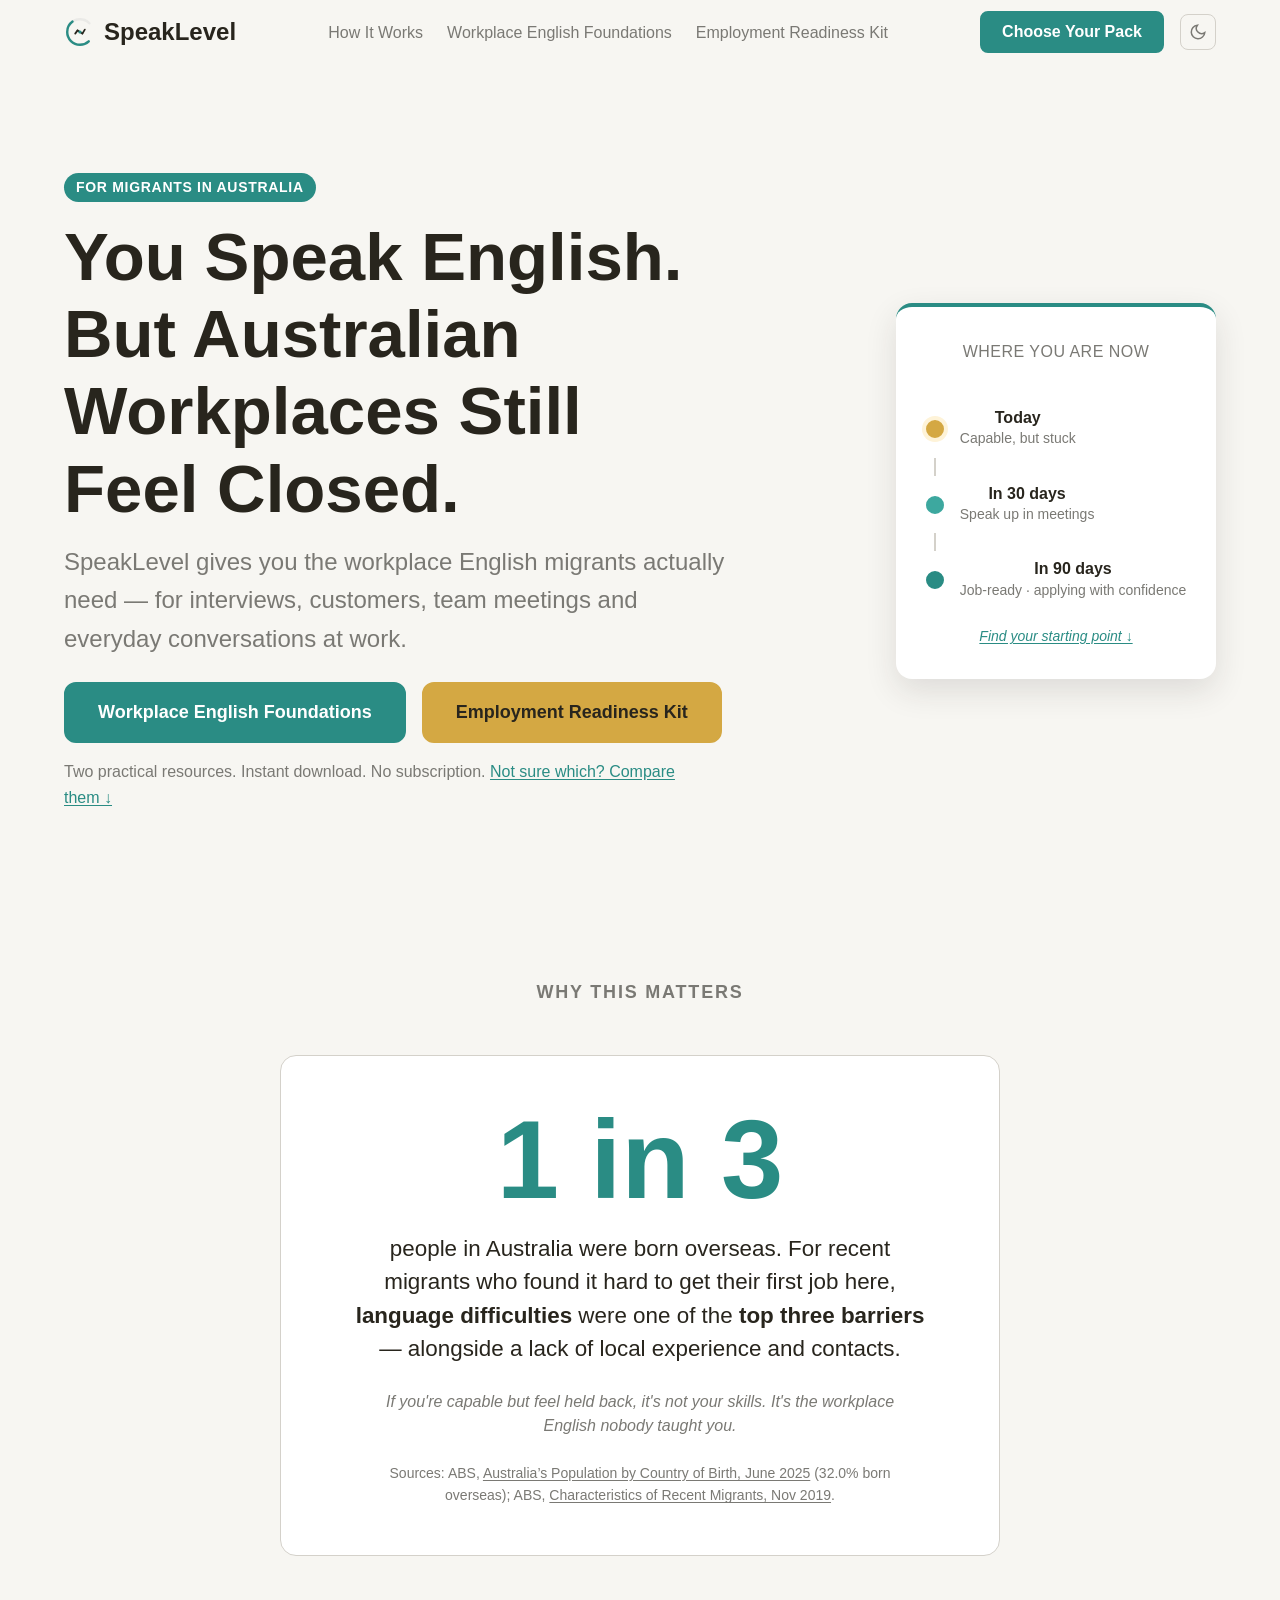
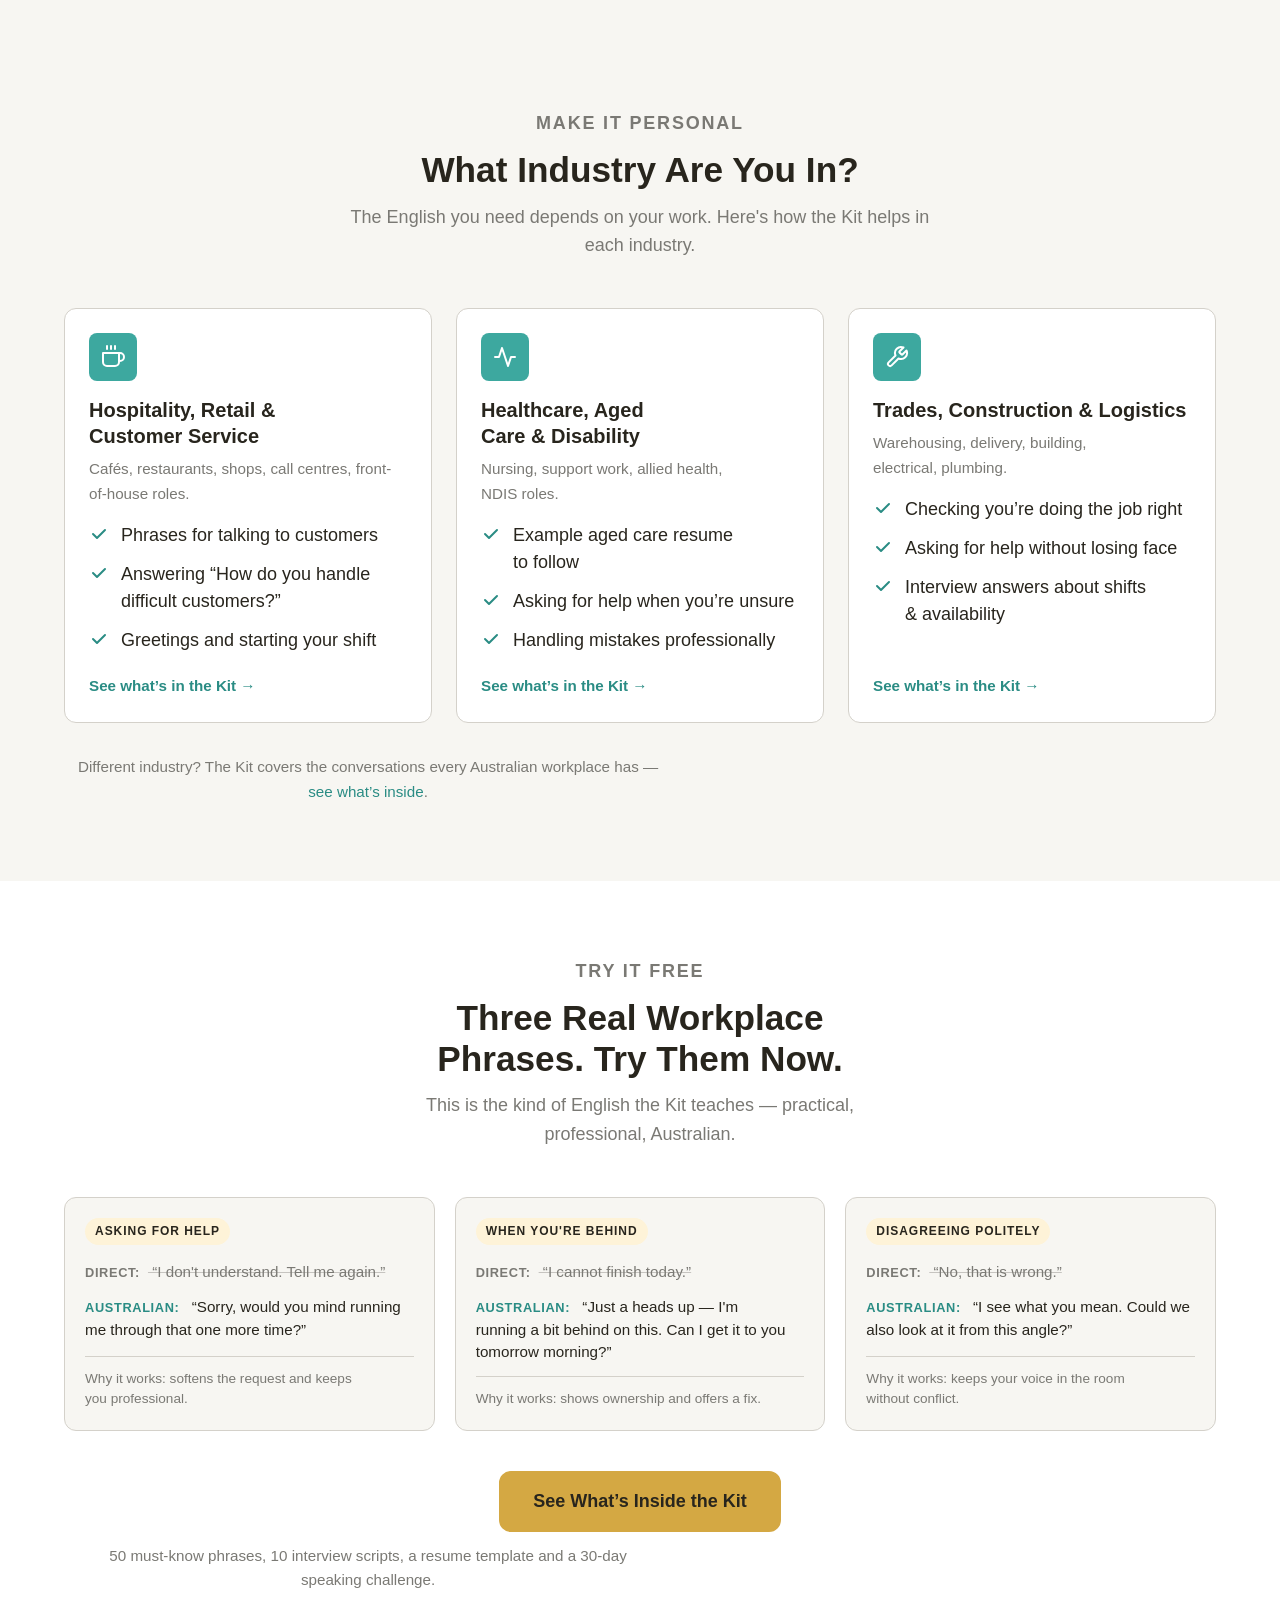
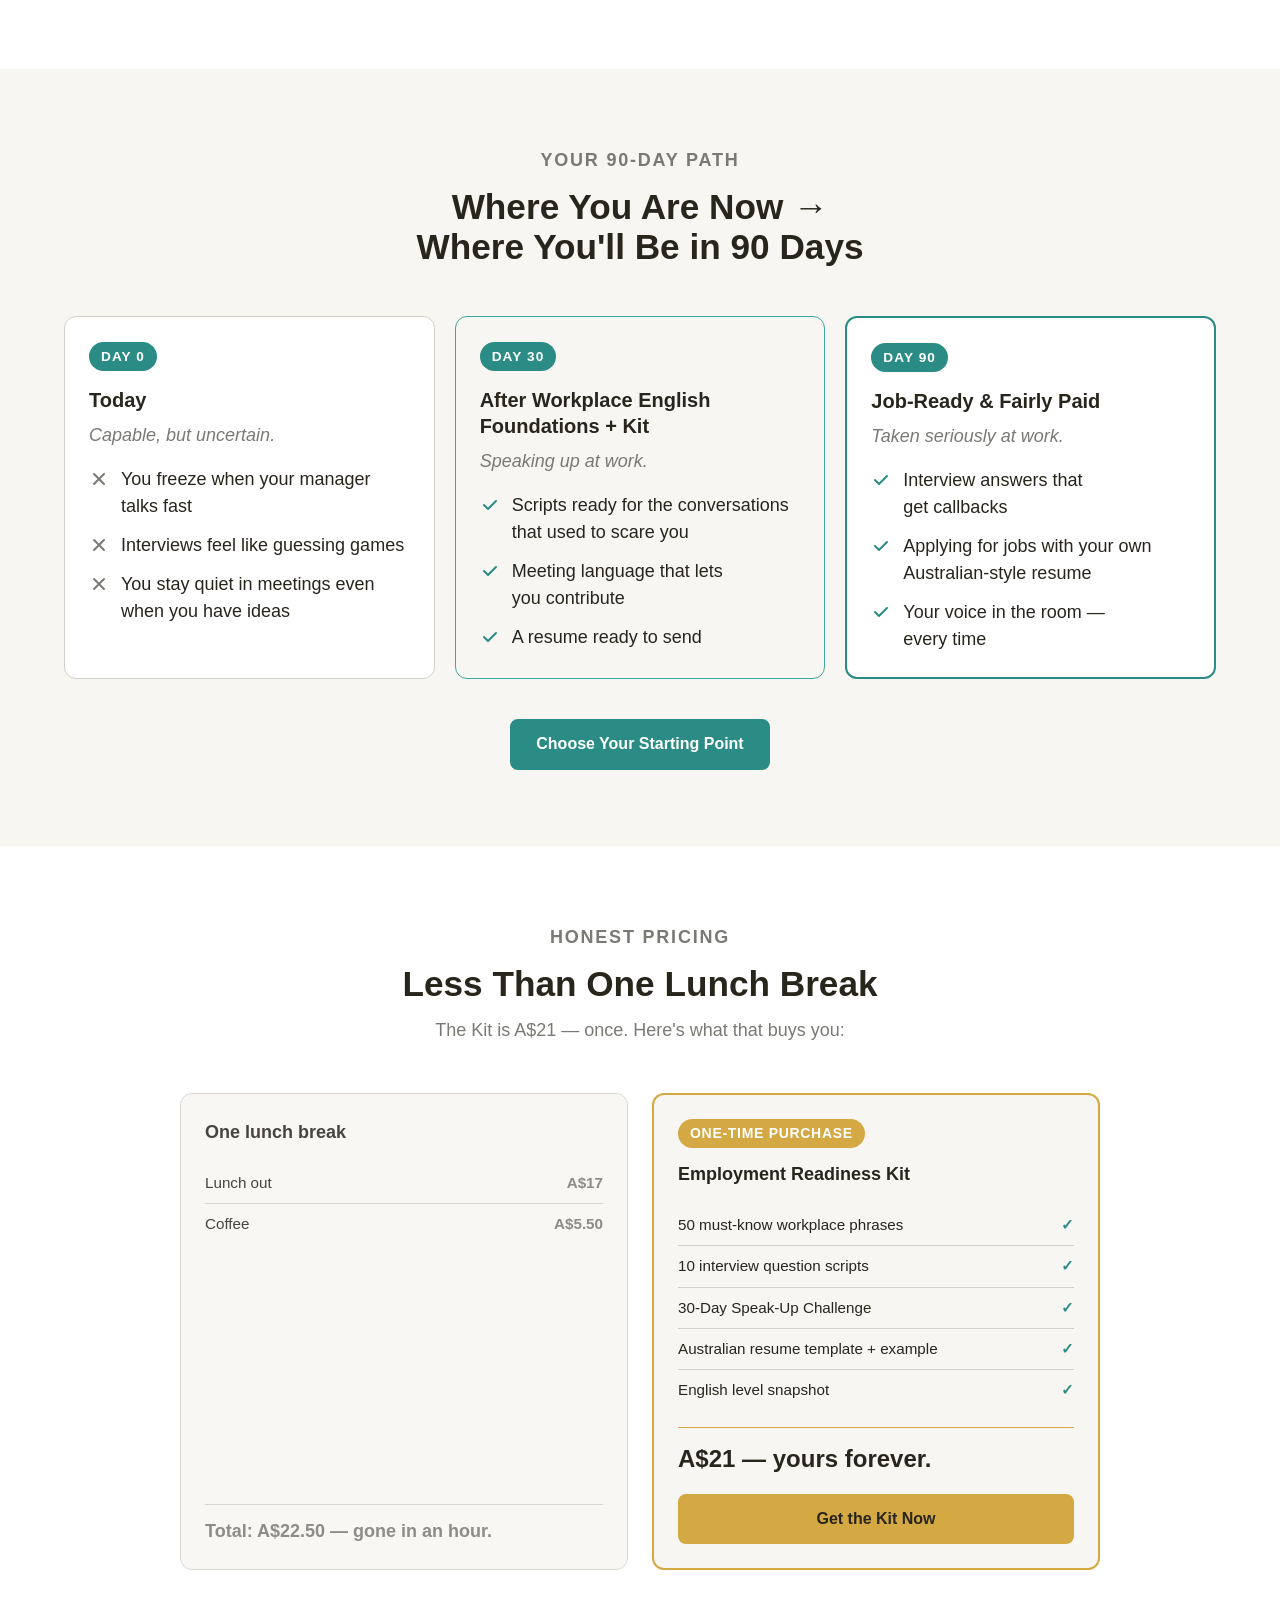
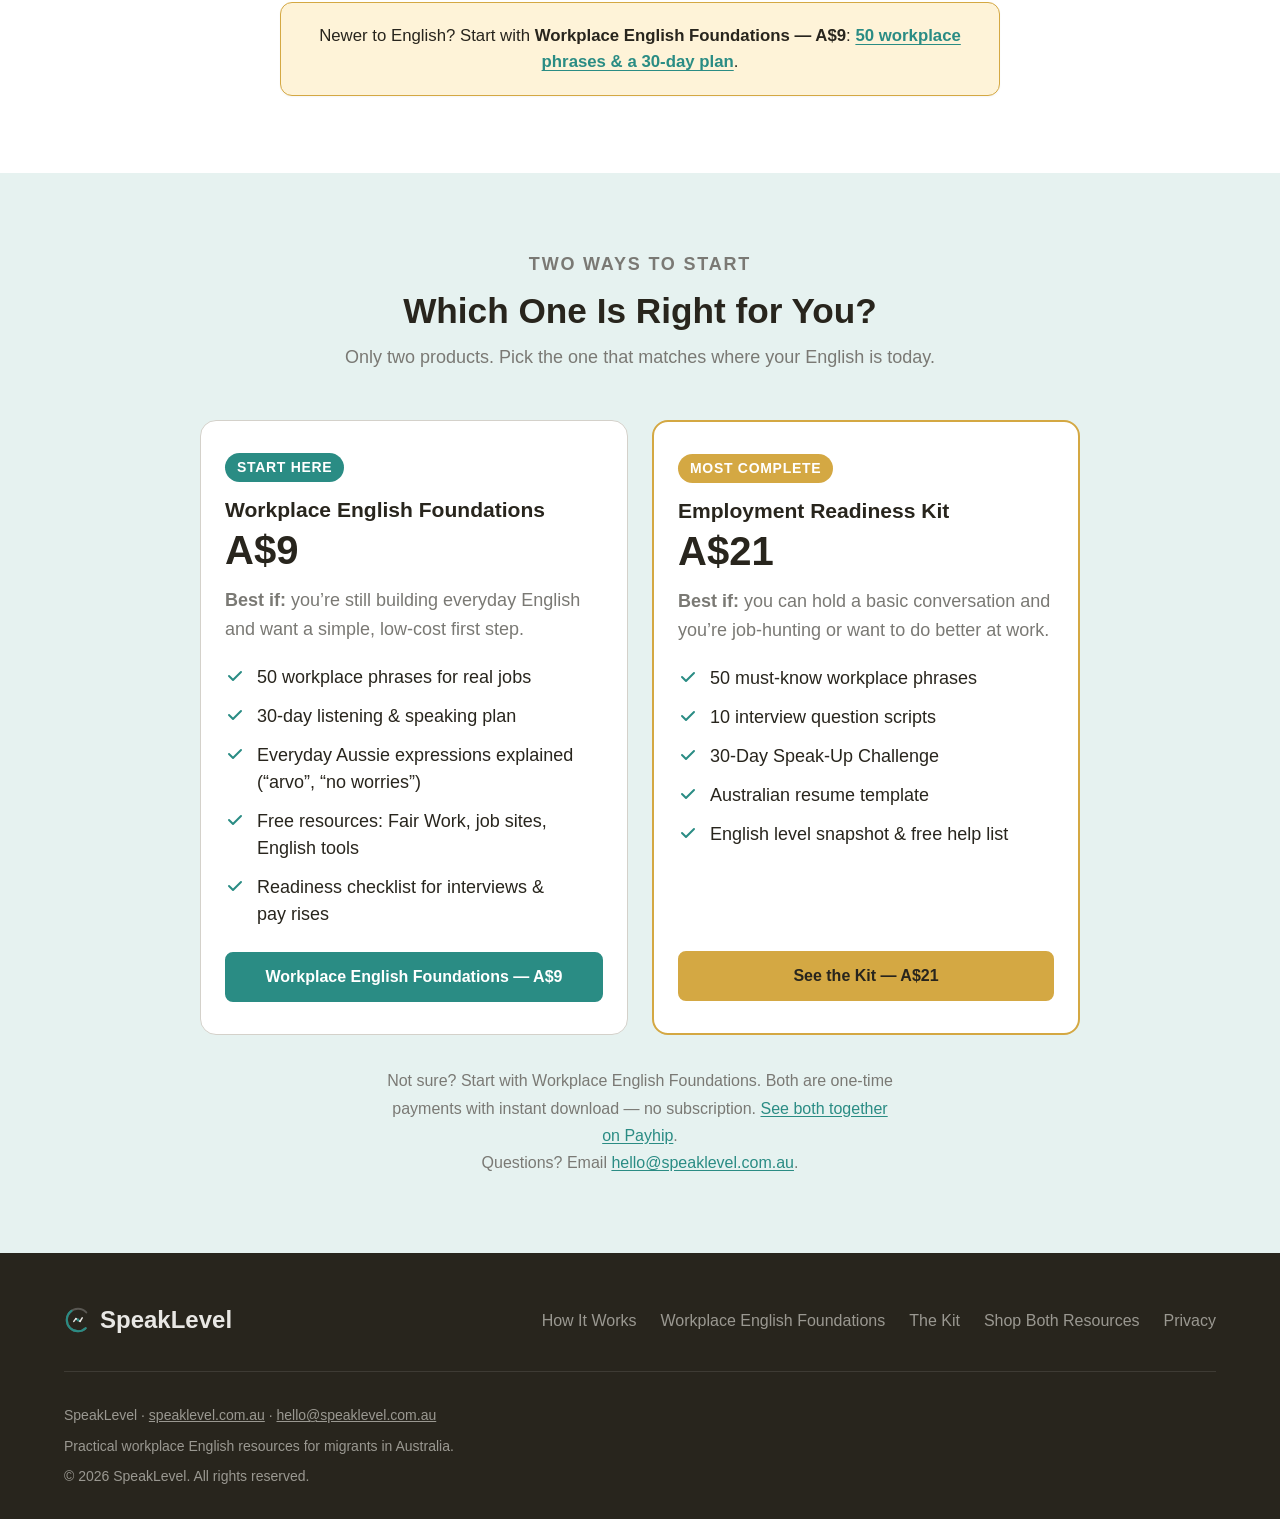
<file: index.html>
<!DOCTYPE html>
<html lang="en">
<head>
  <meta charset="UTF-8">
  <meta name="viewport" content="width=device-width, initial-scale=1.0">
  <title>SpeakLevel — Workplace English for Migrants in Australia</title>
  <meta name="description" content="SpeakLevel helps migrants in Australia get job-ready with workplace English — 50 must-know phrases, interview scripts, an Australian resume template and a 30-day speaking challenge.">
  <link rel="canonical" href="https://speaklevel.com.au/">
  <link rel="icon" href="./favicon.svg" type="image/svg+xml">
  <link rel="icon" href="./favicon-32.png" type="image/png" sizes="32x32">
  <link rel="apple-touch-icon" href="./apple-touch-icon.png">
  <meta name="theme-color" content="#2A8C84">
  <meta property="og:site_name" content="SpeakLevel">
  <meta property="og:locale" content="en_AU">
  <meta property="og:type" content="website">
  <meta property="og:title" content="SpeakLevel — Workplace English for Migrants in Australia">
  <meta property="og:description" content="Practical workplace English for migrants in Australia — phrases, interview scripts, an Australian resume template and a 30-day speaking challenge.">
  <meta property="og:url" content="https://speaklevel.com.au/">
  <meta property="og:image" content="https://speaklevel.com.au/og-image.png">
  <meta property="og:image:width" content="1200">
  <meta property="og:image:height" content="630">
  <meta property="og:image:alt" content="SpeakLevel — Workplace English for migrants in Australia">
  <meta name="twitter:card" content="summary_large_image">
  <meta name="twitter:title" content="SpeakLevel — Workplace English for Migrants in Australia">
  <meta name="twitter:description" content="Practical workplace English for migrants in Australia — phrases, interview scripts, an Australian resume template and a 30-day speaking challenge.">
  <meta name="twitter:image" content="https://speaklevel.com.au/og-image.png">
  <script>try{var t=localStorage.getItem("sl-theme");if(t==="dark"||t==="light")document.documentElement.setAttribute("data-theme",t)}catch(e){}</script>
  <link rel="stylesheet" href="https://api.fontshare.com/v2/css?f[]=cabinet-grotesk@500,700,800&f[]=satoshi@400,500,700&display=swap">
  <link rel="stylesheet" href="./style.css">
  <script type="application/ld+json">
  {
    "@context": "https://schema.org",
    "@type": "LocalBusiness",
    "name": "SpeakLevel",
    "url": "https://speaklevel.com.au",
    "email": "hello@speaklevel.com.au",
    "description": "Practical workplace English resources for migrants in Australia.",
    "areaServed": "Australia",
    "priceRange": "A$9–A$21"
  }
  </script>
</head>
<body>

  <!-- ===== NAV ===== -->
  <nav class="site-nav" aria-label="Main navigation">
    <div class="nav-inner">
      <a href="./index.html" class="nav-logo" aria-label="SpeakLevel home">
        <svg width="32" height="32" viewBox="0 0 40 40" fill="none" aria-hidden="true">
          <circle cx="20" cy="20" r="16" fill="none" stroke="var(--color-border-strong,#ccc)" stroke-width="3" stroke-dasharray="75 26" stroke-dashoffset="-13" stroke-linecap="round" opacity="0.3"/>
          <circle cx="20" cy="20" r="16" fill="none" stroke="var(--color-primary)" stroke-width="3" stroke-dasharray="52 49" stroke-dashoffset="-13" stroke-linecap="round"/>
          <line x1="14" y1="22" x2="17" y2="18" stroke="currentColor" stroke-width="2.2" stroke-linecap="round"/>
          <line x1="17" y1="18" x2="23" y2="22" stroke="currentColor" stroke-width="2.2" stroke-linecap="round"/>
          <line x1="23" y1="22" x2="26" y2="17" stroke="currentColor" stroke-width="2.2" stroke-linecap="round"/>
          <circle cx="20" cy="20" r="2" fill="var(--color-primary)"/>
        </svg>
        <span>SpeakLevel</span>
      </a>
      <ul class="nav-links" role="list">
        <li><a href="./index.html#how-it-works">How It Works</a></li>
        <li><a href="https://payhip.com/b/gx4bk" target="_blank" rel="noopener noreferrer">Workplace English Foundations</a></li>
        <li><a href="./kit.html">Employment Readiness Kit</a></li>
      </ul>
      <div class="nav-right">
        <a href="./index.html#choose" class="btn btn--primary btn--nav">Choose Your Pack</a>
        <button class="theme-toggle" data-theme-toggle aria-label="Switch to dark mode">
          <svg width="18" height="18" viewBox="0 0 24 24" fill="none" stroke="currentColor" stroke-width="2"><path d="M21 12.79A9 9 0 1 1 11.21 3 7 7 0 0 0 21 12.79z"/></svg>
        </button>
        <button class="hamburger" aria-label="Open menu" aria-expanded="false">
          <span></span><span></span><span></span>
        </button>
      </div>
    </div>
    <div class="mobile-menu" id="mobile-menu">
      <a href="./index.html#how-it-works">How It Works</a>
      <a href="https://payhip.com/b/gx4bk" target="_blank" rel="noopener noreferrer">Workplace English Foundations</a>
      <a href="./kit.html">Employment Readiness Kit</a>
      <a href="./index.html#choose">Which one is right for me?</a>
    </div>
  </nav>


  <main>

    <!-- ===== SECTION 1: HERO ===== -->
    <section class="hero section-padding">
      <div class="container">
        <div class="hero-grid">
          <div class="hero-text">
            <span class="chip chip--teal" style="margin-bottom:var(--space-4)">For Migrants in Australia</span>
            <h1>You Speak English. But Australian Workplaces Still Feel Closed.</h1>
            <p class="hero-sub">SpeakLevel gives you the workplace English migrants actually need — for interviews, customers, team meetings and everyday conversations at work.</p>
            <div class="hero-ctas">
              <a href="https://payhip.com/b/gx4bk" target="_blank" rel="noopener noreferrer" class="btn btn--primary btn--lg">Workplace English Foundations</a>
              <a href="./kit.html" class="btn btn--amber btn--lg">Employment Readiness Kit</a>
            </div>
            <p class="hero-small">Two practical resources. Instant download. No subscription. <a href="#choose">Not sure which? Compare them &darr;</a></p>
          </div>
          <div class="hero-visual">
            <div class="hero-gauge-card">
              <p class="hero-gauge-label">Where You Are Now</p>
              <div class="hero-journey">
                <div class="hero-journey-row">
                  <span class="hero-journey-dot hero-journey-dot--current"></span>
                  <div class="hero-journey-text">
                    <span class="hero-journey-title">Today</span>
                    <span class="hero-journey-sub">Capable, but stuck</span>
                  </div>
                </div>
                <div class="hero-journey-line"></div>
                <div class="hero-journey-row">
                  <span class="hero-journey-dot hero-journey-dot--mid"></span>
                  <div class="hero-journey-text">
                    <span class="hero-journey-title">In 30 days</span>
                    <span class="hero-journey-sub">Speak up in meetings</span>
                  </div>
                </div>
                <div class="hero-journey-line"></div>
                <div class="hero-journey-row">
                  <span class="hero-journey-dot hero-journey-dot--end"></span>
                  <div class="hero-journey-text">
                    <span class="hero-journey-title">In 90 days</span>
                    <span class="hero-journey-sub">Job-ready &middot; applying with confidence</span>
                  </div>
                </div>
              </div>
              <p class="hero-gauge-prompt"><a href="#choose">Find your starting point &darr;</a></p>
            </div>
          </div>
        </div>
      </div>
    </section>

    <!-- ===== SECTION 2: AHA STAT ===== -->
    <section class="aha-stat section-padding">
      <div class="container container--narrow">
        <div class="section-header">
          <p class="eyebrow">Why This Matters</p>
        </div>
        <div class="aha-card">
          <p class="aha-big">1 in 3</p>
          <p class="aha-text">people in Australia were born overseas. For recent migrants who found it hard to get their first job here, <strong>language difficulties</strong> were one of the <strong>top three barriers</strong> &mdash; alongside a lack of local experience and contacts.</p>
          <p class="aha-attrib">If you're capable but feel held back, it's not your skills. It's the workplace English nobody taught you.</p>
          <p class="aha-source">Sources: ABS, <a href="https://www.abs.gov.au/statistics/people/population/australias-population-country-birth/jun-2025" target="_blank" rel="noopener noreferrer">Australia&rsquo;s Population by Country of Birth, June 2025</a> (32.0% born overseas); ABS, <a href="https://www.abs.gov.au/statistics/people/people-and-communities/characteristics-recent-migrants/latest-release" target="_blank" rel="noopener noreferrer">Characteristics of Recent Migrants, Nov 2019</a>.</p>
        </div>
      </div>
    </section>

    <!-- ===== SECTION 3: REFLECTIVE QUESTION ===== -->
    <section id="industries" class="industries section-padding">
      <div class="container">
        <div class="section-header">
          <p class="eyebrow">Make It Personal</p>
          <h2>What Industry Are You In?</h2>
          <p>The English you need depends on your work. Here's how the Kit helps in each industry.</p>
        </div>
        <div class="industries-grid">

          <a href="./kit.html" class="industry-card">
            <div class="industry-icon" aria-hidden="true">
              <svg viewBox="0 0 24 24" fill="none" stroke="currentColor" stroke-width="2" stroke-linecap="round" stroke-linejoin="round"><path d="M18 8h1a4 4 0 010 8h-1"/><path d="M2 8h16v9a4 4 0 01-4 4H6a4 4 0 01-4-4V8z"/><line x1="6" y1="1" x2="6" y2="4"/><line x1="10" y1="1" x2="10" y2="4"/><line x1="14" y1="1" x2="14" y2="4"/></svg>
            </div>
            <h3>Hospitality, Retail &amp; Customer Service</h3>
            <p>Cafés, restaurants, shops, call centres, front-of-house roles.</p>
            <ul class="check-list" role="list">
              <li>Phrases for talking to customers</li>
              <li>Answering &ldquo;How do you handle difficult customers?&rdquo;</li>
              <li>Greetings and starting your shift</li>
            </ul>
            <span class="industry-cta">See what&rsquo;s in the Kit <span aria-hidden="true">&rarr;</span></span>
          </a>

          <a href="./kit.html" class="industry-card">
            <div class="industry-icon" aria-hidden="true">
              <svg viewBox="0 0 24 24" fill="none" stroke="currentColor" stroke-width="2" stroke-linecap="round" stroke-linejoin="round"><path d="M22 12h-4l-3 9L9 3l-3 9H2"/></svg>
            </div>
            <h3>Healthcare, Aged Care &amp; Disability</h3>
            <p>Nursing, support work, allied health, NDIS roles.</p>
            <ul class="check-list" role="list">
              <li>Example aged care resume to follow</li>
              <li>Asking for help when you&rsquo;re unsure</li>
              <li>Handling mistakes professionally</li>
            </ul>
            <span class="industry-cta">See what&rsquo;s in the Kit <span aria-hidden="true">&rarr;</span></span>
          </a>

          <a href="./kit.html" class="industry-card">
            <div class="industry-icon" aria-hidden="true">
              <svg viewBox="0 0 24 24" fill="none" stroke="currentColor" stroke-width="2" stroke-linecap="round" stroke-linejoin="round"><path d="M14.7 6.3a1 1 0 000 1.4l1.6 1.6a1 1 0 001.4 0l3.77-3.77a6 6 0 01-7.94 7.94l-6.91 6.91a2.12 2.12 0 01-3-3l6.91-6.91a6 6 0 017.94-7.94l-3.76 3.76z"/></svg>
            </div>
            <h3>Trades, Construction &amp; Logistics</h3>
            <p>Warehousing, delivery, building, electrical, plumbing.</p>
            <ul class="check-list" role="list">
              <li>Checking you&rsquo;re doing the job right</li>
              <li>Asking for help without losing face</li>
              <li>Interview answers about shifts &amp; availability</li>
            </ul>
            <span class="industry-cta">See what&rsquo;s in the Kit <span aria-hidden="true">&rarr;</span></span>
          </a>

        </div>
        <p class="industries-other">Different industry? The Kit covers the conversations every Australian workplace has &mdash; <a href="./kit.html">see what&rsquo;s inside</a>.</p>
      </div>
    </section>

    <!-- ===== SECTION 4: TRY THE PRODUCT ===== -->
    <section id="try" class="try-product section-padding">
      <div class="container">
        <div class="section-header">
          <p class="eyebrow">Try It Free</p>
          <h2>Three Real Workplace Phrases. Try Them Now.</h2>
          <p>This is the kind of English the Kit teaches — practical, professional, Australian.</p>
        </div>
        <div class="try-grid">

          <div class="try-card">
            <span class="try-tag">Asking for help</span>
            <p class="try-phrase-bad"><span class="try-label">Direct:</span> &ldquo;I don't understand. Tell me again.&rdquo;</p>
            <p class="try-phrase-good"><span class="try-label">Australian:</span> &ldquo;Sorry, would you mind running me through that one more time?&rdquo;</p>
            <p class="try-why">Why it works: softens the request and keeps you professional.</p>
          </div>

          <div class="try-card">
            <span class="try-tag">When you're behind</span>
            <p class="try-phrase-bad"><span class="try-label">Direct:</span> &ldquo;I cannot finish today.&rdquo;</p>
            <p class="try-phrase-good"><span class="try-label">Australian:</span> &ldquo;Just a heads up — I'm running a bit behind on this. Can I get it to you tomorrow morning?&rdquo;</p>
            <p class="try-why">Why it works: shows ownership and offers a fix.</p>
          </div>

          <div class="try-card">
            <span class="try-tag">Disagreeing politely</span>
            <p class="try-phrase-bad"><span class="try-label">Direct:</span> &ldquo;No, that is wrong.&rdquo;</p>
            <p class="try-phrase-good"><span class="try-label">Australian:</span> &ldquo;I see what you mean. Could we also look at it from this angle?&rdquo;</p>
            <p class="try-why">Why it works: keeps your voice in the room without conflict.</p>
          </div>

        </div>
        <div class="try-cta-row">
          <a href="./kit.html" class="btn btn--amber btn--lg">See What&rsquo;s Inside the Kit</a>
          <p class="try-cta-sub">50 must-know phrases, 10 interview scripts, a resume template and a 30-day speaking challenge.</p>
        </div>
      </div>
    </section>

    <!-- ===== SECTION 5: JOURNEY SUMMARY ===== -->
    <section id="how-it-works" class="journey section-padding">
      <div class="container">
        <div class="section-header">
          <p class="eyebrow">Your 90-Day Path</p>
          <h2>Where You Are Now &rarr; Where You'll Be in 90 Days</h2>
        </div>
        <div class="journey-grid">

          <div class="journey-stage">
            <span class="journey-stage-num">Day 0</span>
            <h3>Today</h3>
            <p class="journey-stage-mood">Capable, but uncertain.</p>
            <ul class="check-list check-list--grey" role="list">
              <li>You freeze when your manager talks fast</li>
              <li>Interviews feel like guessing games</li>
              <li>You stay quiet in meetings even when you have ideas</li>
            </ul>
          </div>

          <div class="journey-stage journey-stage--mid">
            <span class="journey-stage-num">Day 30</span>
            <h3>After Workplace English Foundations + Kit</h3>
            <p class="journey-stage-mood">Speaking up at work.</p>
            <ul class="check-list" role="list">
              <li>Scripts ready for the conversations that used to scare you</li>
              <li>Meeting language that lets you contribute</li>
              <li>A resume ready to send</li>
            </ul>
          </div>

          <div class="journey-stage journey-stage--end">
            <span class="journey-stage-num">Day 90</span>
            <h3>Job-Ready &amp; Fairly Paid</h3>
            <p class="journey-stage-mood">Taken seriously at work.</p>
            <ul class="check-list" role="list">
              <li>Interview answers that get callbacks</li>
              <li>Applying for jobs with your own Australian-style resume</li>
              <li>Your voice in the room — every time</li>
            </ul>
          </div>

        </div>
        <div style="text-align:center; margin-top:var(--space-10)">
          <a href="#choose" class="btn btn--primary">Choose Your Starting Point</a>
        </div>
      </div>
    </section>

    <!-- ===== SECTION 6: COST COMPARISON ===== -->
    <section class="cost-compare section-padding">
      <div class="container">
        <div class="section-header">
          <p class="eyebrow">Honest Pricing</p>
          <h2>Less Than One Lunch Break</h2>
          <p>The Kit is A$21 — once. Here's what that buys you:</p>
        </div>
        <div class="cost-grid">

          <div class="cost-card cost-card--muted">
            <p class="cost-label">One lunch break</p>
            <ul class="cost-list" role="list">
              <li><span class="cost-item">Lunch out</span><span class="cost-amount">A$17</span></li>
              <li><span class="cost-item">Coffee</span><span class="cost-amount">A$5.50</span></li>
            </ul>
            <p class="cost-total">Total: A$22.50 — gone in an hour.</p>
          </div>

          <div class="cost-card cost-card--featured">
            <span class="chip chip--amber">One-Time Purchase</span>
            <p class="cost-label">Employment Readiness Kit</p>
            <ul class="cost-list" role="list">
              <li><span class="cost-item">50 must-know workplace phrases</span><span class="cost-check">&#10003;</span></li>
              <li><span class="cost-item">10 interview question scripts</span><span class="cost-check">&#10003;</span></li>
              <li><span class="cost-item">30-Day Speak-Up Challenge</span><span class="cost-check">&#10003;</span></li>
              <li><span class="cost-item">Australian resume template + example</span><span class="cost-check">&#10003;</span></li>
              <li><span class="cost-item">English level snapshot</span><span class="cost-check">&#10003;</span></li>
            </ul>
            <p class="cost-total cost-total--featured">A$21 — yours forever.</p>
            <a href="./kit.html" class="btn btn--amber btn--full">Get the Kit Now</a>
          </div>

        </div>
        <div class="cost-foot-card">
          <p class="cost-foot-text">Newer to English? Start with <strong>Workplace English Foundations &mdash; A$9</strong>: <a href="https://payhip.com/b/gx4bk" target="_blank" rel="noopener noreferrer">50 workplace phrases &amp; a 30-day plan</a>.</p>
        </div>
      </div>
    </section>

    <!-- ===== SECTION 7: WHICH ONE IS RIGHT FOR ME? ===== -->
    <section id="choose" class="choose section-padding">
      <div class="container">
        <div class="section-header">
          <p class="eyebrow">Two Ways to Start</p>
          <h2>Which One Is Right for You?</h2>
          <p>Only two products. Pick the one that matches where your English is today.</p>
        </div>

        <div class="choose-grid">

          <div class="choose-card">
            <span class="chip chip--teal">Start here</span>
            <h3>Workplace English Foundations</h3>
            <p class="choose-price">A$9</p>
            <p class="choose-for"><strong>Best if:</strong> you&rsquo;re still building everyday English and want a simple, low-cost first step.</p>
            <ul class="check-list" role="list">
              <li>50 workplace phrases for real jobs</li>
              <li>30-day listening &amp; speaking plan</li>
              <li>Everyday Aussie expressions explained (&ldquo;arvo&rdquo;, &ldquo;no worries&rdquo;)</li>
              <li>Free resources: Fair Work, job sites, English tools</li>
              <li>Readiness checklist for interviews &amp; pay rises</li>
            </ul>
            <a href="https://payhip.com/b/gx4bk" target="_blank" rel="noopener noreferrer" class="btn btn--primary btn--full">Workplace English Foundations&nbsp;&mdash;&nbsp;A$9</a>
          </div>

          <div class="choose-card choose-card--featured">
            <span class="chip chip--amber">Most complete</span>
            <h3>Employment Readiness Kit</h3>
            <p class="choose-price">A$21</p>
            <p class="choose-for"><strong>Best if:</strong> you can hold a basic conversation and you&rsquo;re job-hunting or want to do better at work.</p>
            <ul class="check-list" role="list">
              <li>50 must-know workplace phrases</li>
              <li>10 interview question scripts</li>
              <li>30-Day Speak-Up Challenge</li>
              <li>Australian resume template</li>
              <li>English level snapshot &amp; free help list</li>
            </ul>
            <a href="./kit.html" class="btn btn--amber btn--full">See the Kit — A$21</a>
          </div>

        </div>

        <p class="choose-foot">Not sure? Start with Workplace English Foundations. Both are one-time payments with instant download &mdash; no subscription. <a href="https://payhip.com/SpeakLevel/collection/job-ready-english" target="_blank" rel="noopener noreferrer">See both together on Payhip</a>.<br>Questions? Email <a href="mailto:hello@speaklevel.com.au">hello@speaklevel.com.au</a>.</p>
      </div>
    </section>

  </main>

  <!-- ===== FOOTER ===== -->
  <footer class="site-footer">
    <div class="container">
      <div class="footer-top">
        <a href="./index.html" class="footer-logo" aria-label="SpeakLevel home">
          <svg width="28" height="28" viewBox="0 0 40 40" fill="none" aria-hidden="true">
          <circle cx="20" cy="20" r="16" fill="none" stroke="var(--color-border-strong,#ccc)" stroke-width="3" stroke-dasharray="75 26" stroke-dashoffset="-13" stroke-linecap="round" opacity="0.3"/>
          <circle cx="20" cy="20" r="16" fill="none" stroke="var(--color-primary)" stroke-width="3" stroke-dasharray="52 49" stroke-dashoffset="-13" stroke-linecap="round"/>
          <line x1="14" y1="22" x2="17" y2="18" stroke="currentColor" stroke-width="2.2" stroke-linecap="round"/>
          <line x1="17" y1="18" x2="23" y2="22" stroke="currentColor" stroke-width="2.2" stroke-linecap="round"/>
          <line x1="23" y1="22" x2="26" y2="17" stroke="currentColor" stroke-width="2.2" stroke-linecap="round"/>
          <circle cx="20" cy="20" r="2" fill="var(--color-primary)"/>
        </svg>
          <span>SpeakLevel</span>
        </a>
        <ul class="footer-links" role="list">
          <li><a href="./index.html#how-it-works">How It Works</a></li>
          <li><a href="https://payhip.com/b/gx4bk" target="_blank" rel="noopener noreferrer">Workplace English Foundations</a></li>
          <li><a href="./kit.html">The Kit</a></li>
          <li><a href="https://payhip.com/SpeakLevel/collection/job-ready-english" target="_blank" rel="noopener noreferrer">Shop Both Resources</a></li>
          <li><a href="./privacy.html">Privacy</a></li>
        </ul>
      </div>
      <div class="footer-bottom">
        <p>SpeakLevel &middot; <a href="https://speaklevel.com.au" target="_blank" rel="noopener noreferrer">speaklevel.com.au</a> &middot; <a href="mailto:hello@speaklevel.com.au">hello@speaklevel.com.au</a></p>
        <p>Practical workplace English resources for migrants in Australia.</p>
        <p>&copy; 2026 SpeakLevel. All rights reserved.</p>
      </div>
    </div>
  </footer>

  <script src="./app.js" defer></script>
</body>
</html>
</file>
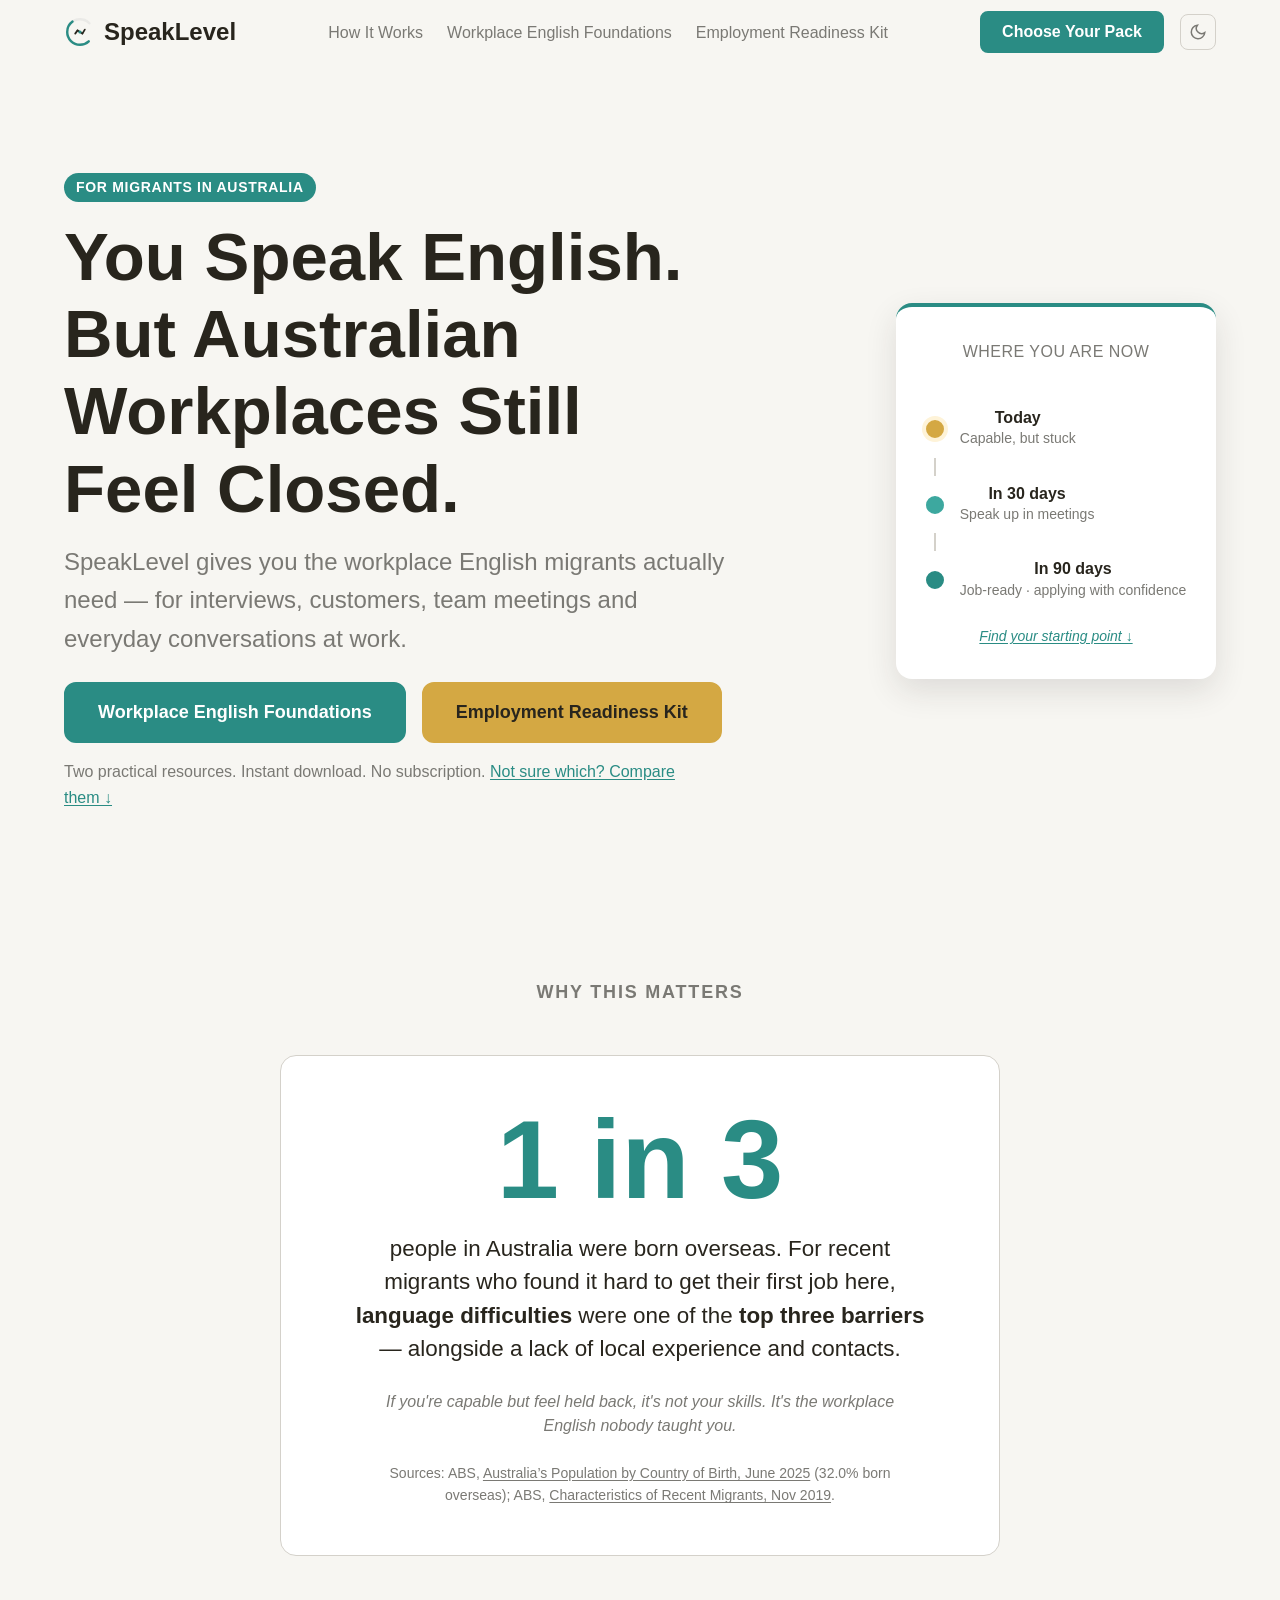
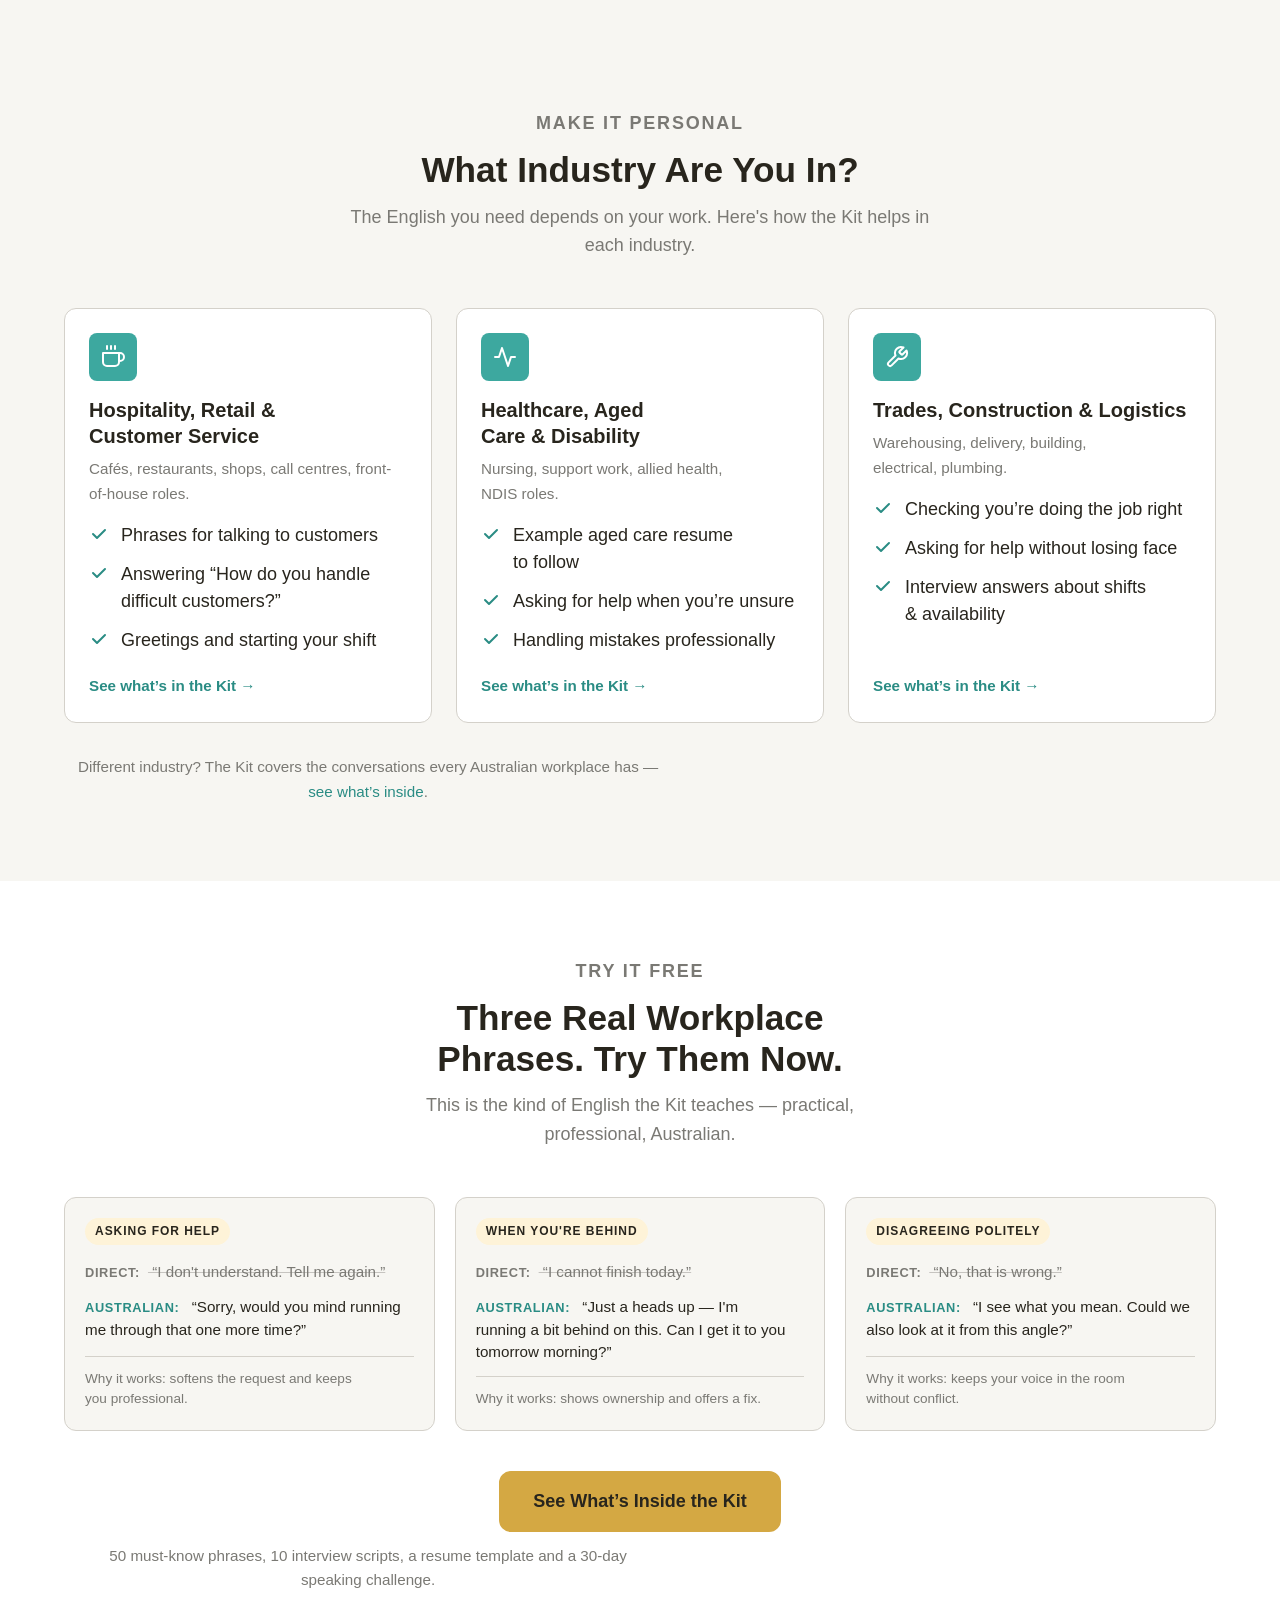
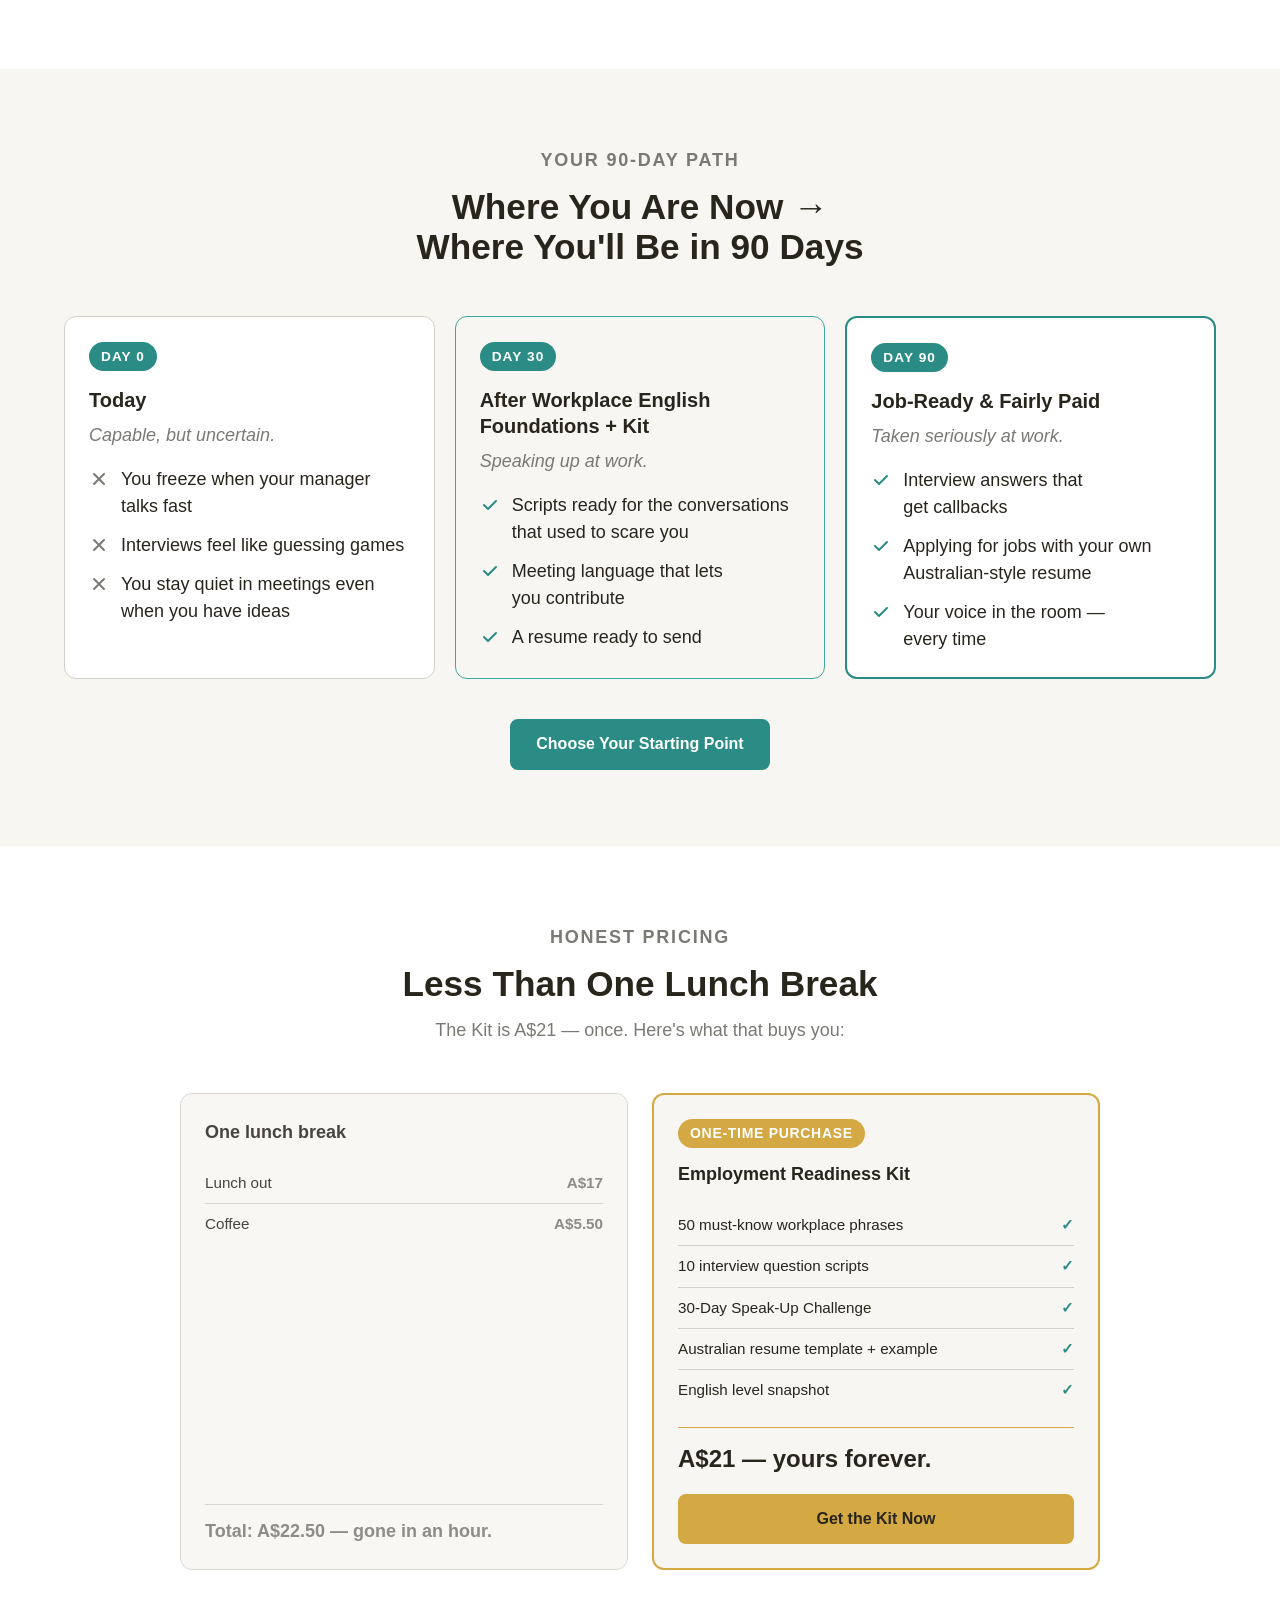
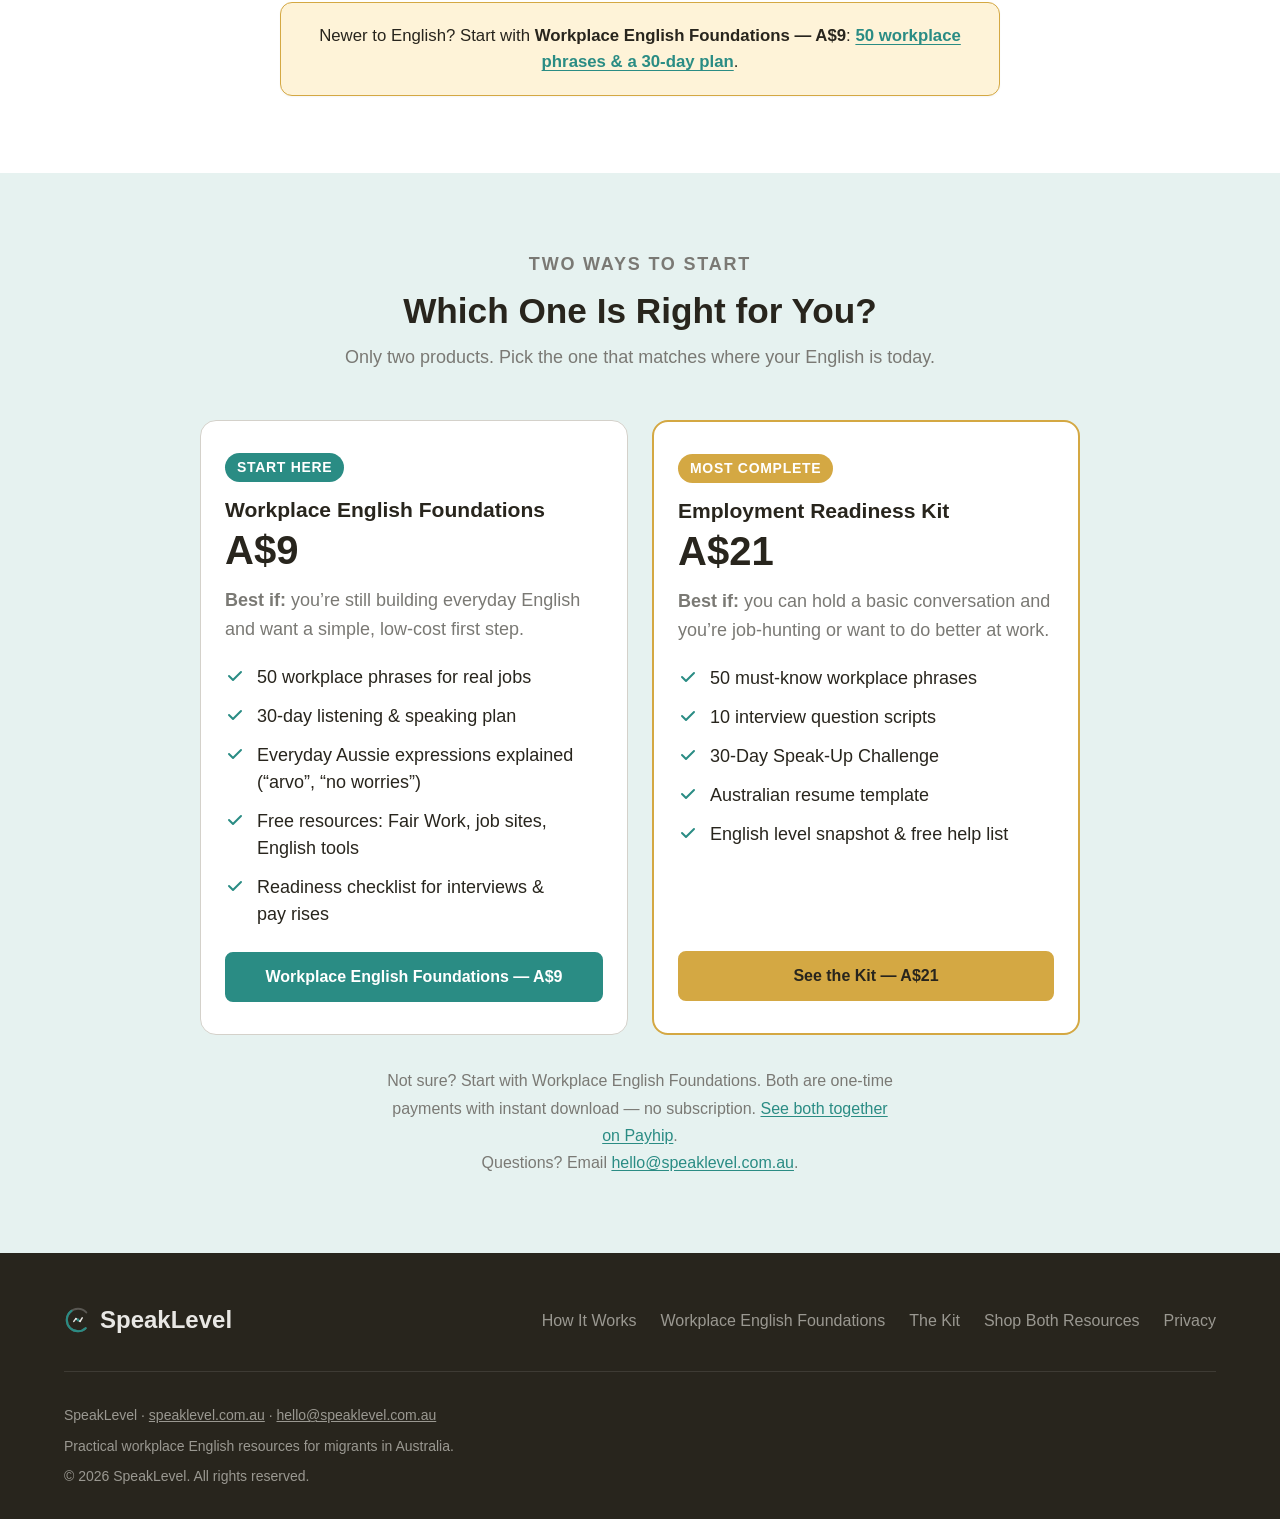
<file: intake-thanks.html>
<!DOCTYPE html>
<html lang="en">
<head>
  <meta charset="UTF-8">
  <meta name="viewport" content="width=device-width, initial-scale=1.0">
  <meta name="robots" content="noindex">
  <title>Moved — SpeakLevel</title>
  <link rel="canonical" href="https://speaklevel.com.au/#choose">
  <meta http-equiv="refresh" content="0; url=./index.html#choose">
  <link rel="icon" href="./favicon.svg" type="image/svg+xml">
</head>
<body style="font-family:system-ui,sans-serif;padding:2rem;text-align:center">
  <!-- Old audit/intake URL kept so links shared on Facebook or in messages still work. -->
  <p>This page has moved. <a href="./index.html#choose">Continue to SpeakLevel &rarr;</a></p>
  <script>location.replace('./index.html#choose');</script>
</body>
</html>
</file>
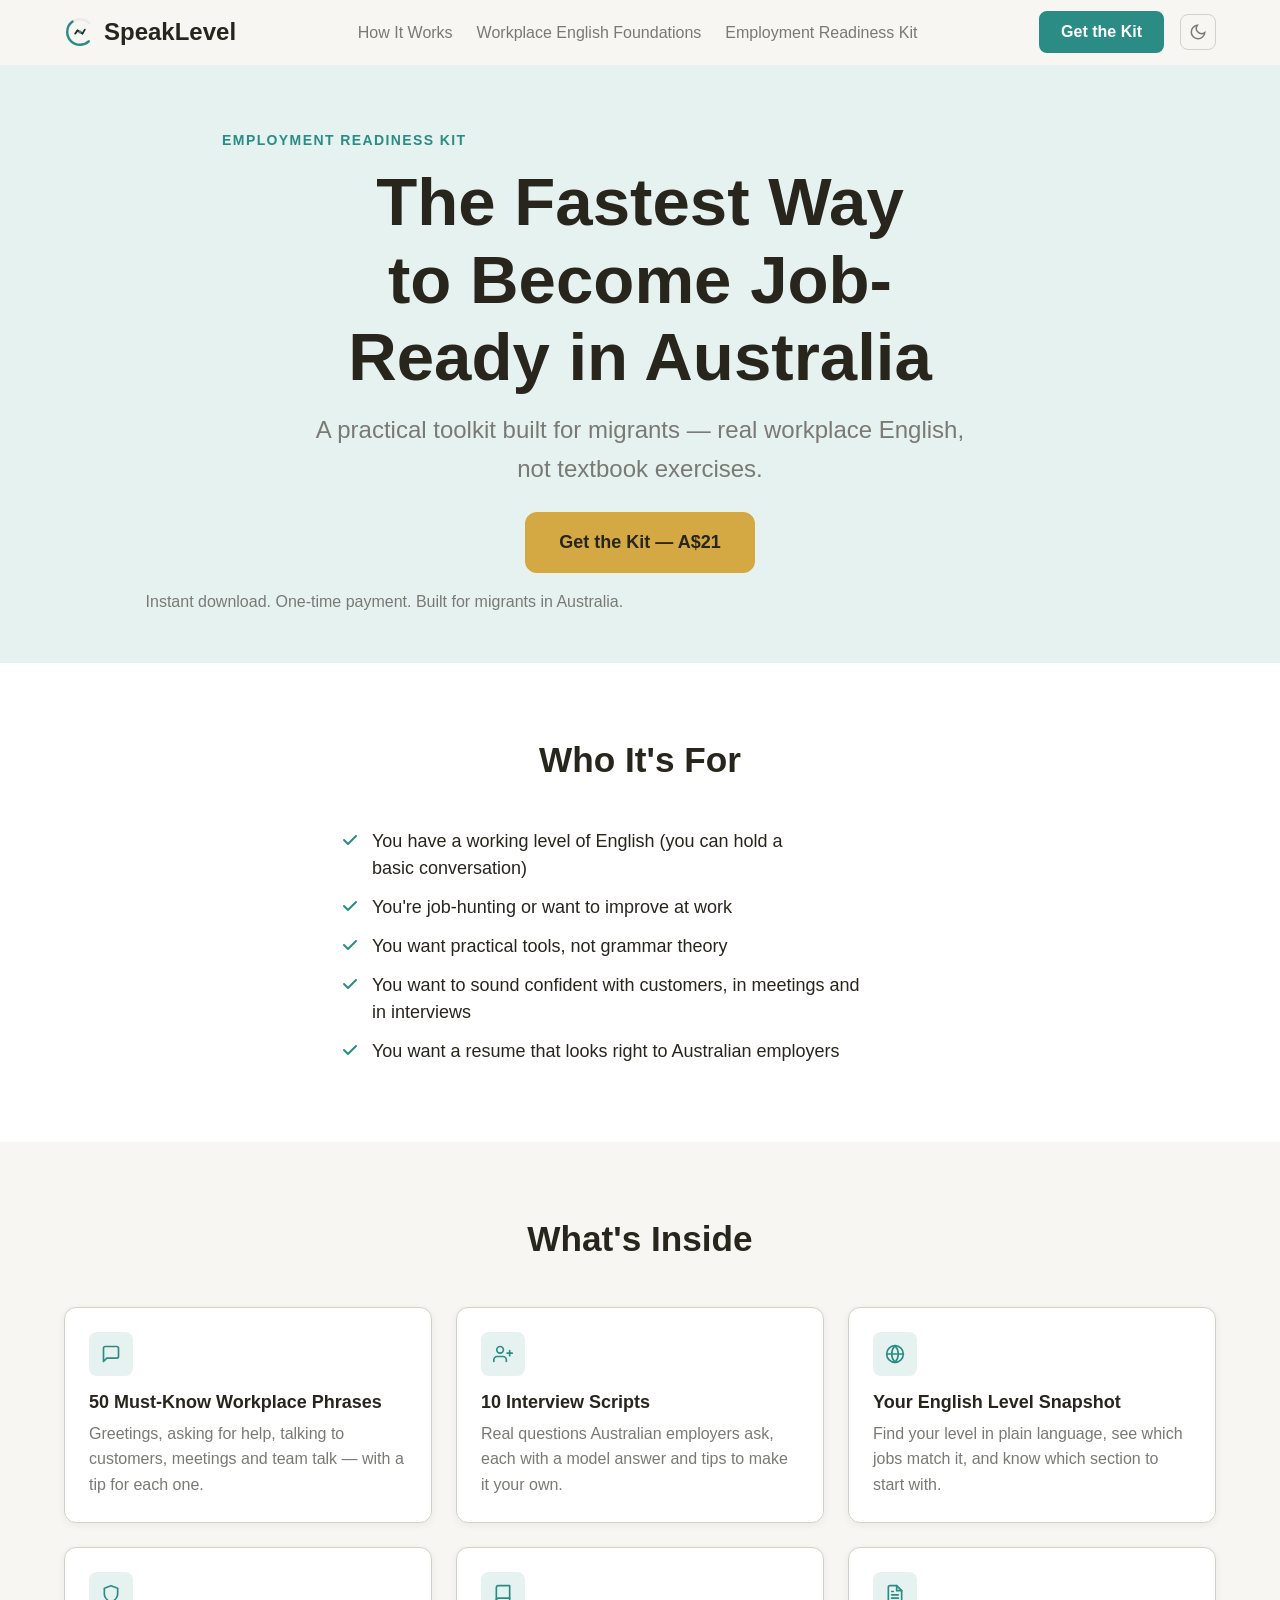
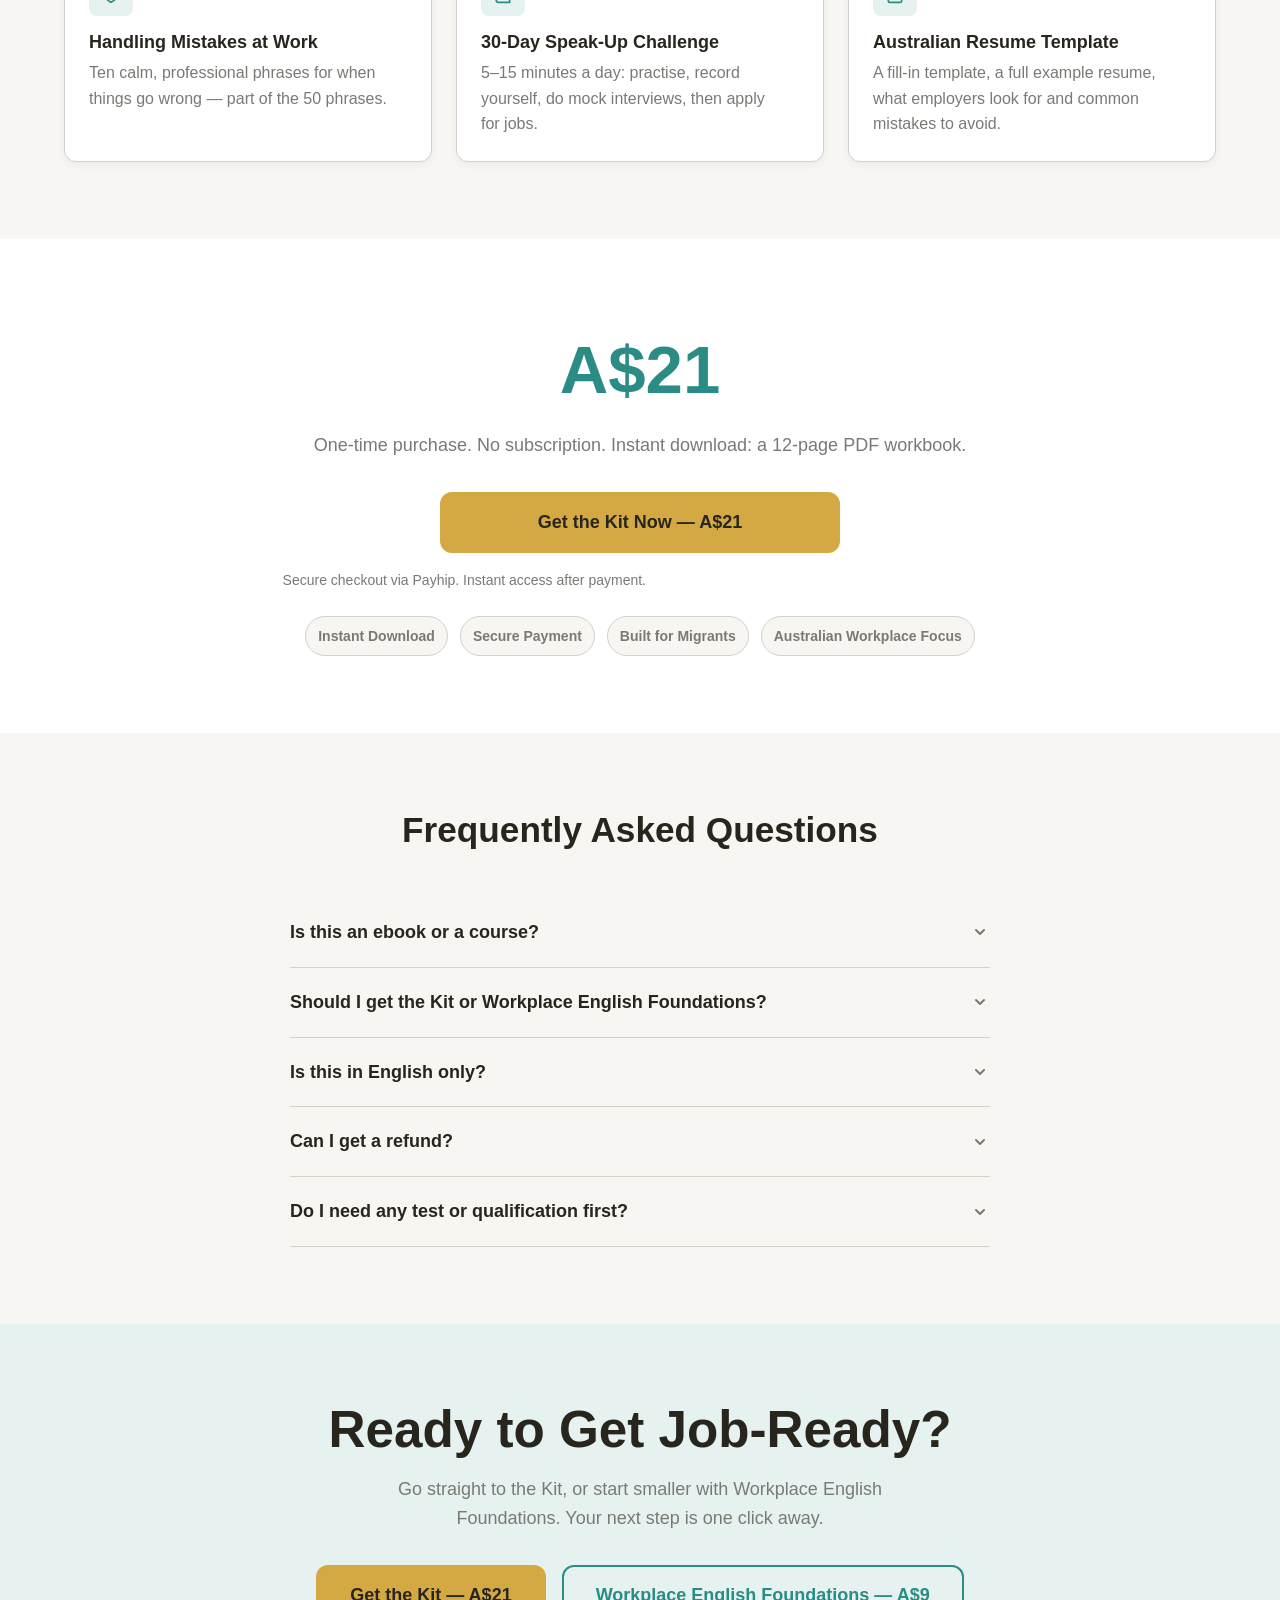
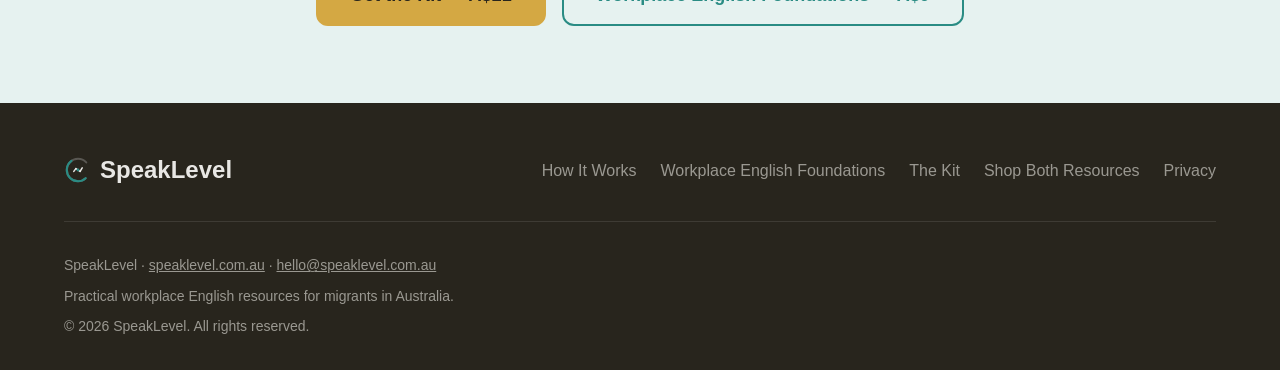
<file: kit.html>
<!DOCTYPE html>
<html lang="en">
<head>
  <meta charset="UTF-8">
  <meta name="viewport" content="width=device-width, initial-scale=1.0">
  <title>Employment Readiness Kit (A$21) — SpeakLevel</title>
  <meta name="description" content="A practical 12-page workbook for migrants getting job-ready in Australia: 50 workplace phrases, 10 interview scripts, a resume template and a 30-day speaking challenge.">
  <link rel="canonical" href="https://speaklevel.com.au/kit.html">
  <link rel="icon" href="./favicon.svg" type="image/svg+xml">
  <link rel="icon" href="./favicon-32.png" type="image/png" sizes="32x32">
  <link rel="apple-touch-icon" href="./apple-touch-icon.png">
  <meta name="theme-color" content="#2A8C84">
  <meta property="og:site_name" content="SpeakLevel">
  <meta property="og:locale" content="en_AU">
  <meta property="og:type" content="product">
  <meta property="og:title" content="Employment Readiness Kit (A$21) — SpeakLevel">
  <meta property="og:description" content="A practical toolkit built for migrants — real workplace English, not textbook exercises. One-time A$21, instant download.">
  <meta property="og:url" content="https://speaklevel.com.au/kit.html">
  <meta property="og:image" content="https://speaklevel.com.au/og-image.png">
  <meta property="og:image:width" content="1200">
  <meta property="og:image:height" content="630">
  <meta property="og:image:alt" content="SpeakLevel — Workplace English for migrants in Australia">
  <meta name="twitter:card" content="summary_large_image">
  <meta name="twitter:title" content="Employment Readiness Kit (A$21) — SpeakLevel">
  <meta name="twitter:description" content="A practical toolkit built for migrants — real workplace English, not textbook exercises. One-time A$21, instant download.">
  <meta name="twitter:image" content="https://speaklevel.com.au/og-image.png">
  <script>try{var t=localStorage.getItem("sl-theme");if(t==="dark"||t==="light")document.documentElement.setAttribute("data-theme",t)}catch(e){}</script>
  <link rel="stylesheet" href="https://api.fontshare.com/v2/css?f[]=cabinet-grotesk@500,700,800&f[]=satoshi@400,500,700&display=swap">
  <link rel="stylesheet" href="./style.css">
  <script type="application/ld+json">
  {
    "@context": "https://schema.org",
    "@type": "Product",
    "name": "Employment Readiness Kit",
    "description": "Practical toolkit for migrants in Australia — a 12-page workbook with 50 workplace phrases, 10 interview scripts, a resume template and a 30-day speaking challenge.",
    "brand": { "@type": "Brand", "name": "SpeakLevel" },
    "offers": {
      "@type": "Offer",
      "price": "21.00",
      "priceCurrency": "AUD",
      "availability": "https://schema.org/InStock",
      "url": "https://payhip.com/b/awrBp"
    }
  }
  </script>
</head>
<body>

  <!-- ===== NAV ===== -->
  <nav class="site-nav" aria-label="Main navigation">
    <div class="nav-inner">
      <a href="./index.html" class="nav-logo" aria-label="SpeakLevel home">
        <svg width="32" height="32" viewBox="0 0 40 40" fill="none" aria-hidden="true">
          <circle cx="20" cy="20" r="16" fill="none" stroke="var(--color-border-strong,#ccc)" stroke-width="3" stroke-dasharray="75 26" stroke-dashoffset="-13" stroke-linecap="round" opacity="0.3"/>
          <circle cx="20" cy="20" r="16" fill="none" stroke="var(--color-primary)" stroke-width="3" stroke-dasharray="52 49" stroke-dashoffset="-13" stroke-linecap="round"/>
          <line x1="14" y1="22" x2="17" y2="18" stroke="currentColor" stroke-width="2.2" stroke-linecap="round"/>
          <line x1="17" y1="18" x2="23" y2="22" stroke="currentColor" stroke-width="2.2" stroke-linecap="round"/>
          <line x1="23" y1="22" x2="26" y2="17" stroke="currentColor" stroke-width="2.2" stroke-linecap="round"/>
          <circle cx="20" cy="20" r="2" fill="var(--color-primary)"/>
        </svg>
        <span>SpeakLevel</span>
      </a>
      <ul class="nav-links" role="list">
        <li><a href="./index.html#how-it-works">How It Works</a></li>
        <li><a href="https://payhip.com/b/gx4bk" target="_blank" rel="noopener noreferrer">Workplace English Foundations</a></li>
        <li><a href="./kit.html">Employment Readiness Kit</a></li>
      </ul>
      <div class="nav-right">
        <a href="https://payhip.com/b/awrBp" target="_blank" rel="noopener noreferrer" class="btn btn--primary btn--nav">Get the Kit</a>
        <button class="theme-toggle" data-theme-toggle aria-label="Switch to dark mode">
          <svg width="18" height="18" viewBox="0 0 24 24" fill="none" stroke="currentColor" stroke-width="2"><path d="M21 12.79A9 9 0 1 1 11.21 3 7 7 0 0 0 21 12.79z"/></svg>
        </button>
        <button class="hamburger" aria-label="Open menu" aria-expanded="false">
          <span></span><span></span><span></span>
        </button>
      </div>
    </div>
    <div class="mobile-menu" id="mobile-menu">
      <a href="./index.html#how-it-works">How It Works</a>
      <a href="https://payhip.com/b/gx4bk" target="_blank" rel="noopener noreferrer">Workplace English Foundations</a>
      <a href="./kit.html">Employment Readiness Kit</a>
      <a href="./index.html#choose">Which one is right for me?</a>
    </div>
  </nav>

  <main>

    <!-- ===== KIT HERO ===== -->
    <section class="kit-hero section-padding">
      <div class="container">
        <p class="eyebrow" style="text-align:center">Employment Readiness Kit</p>
        <h1>The Fastest Way to Become Job-Ready in Australia</h1>
        <p class="sub">A practical toolkit built for migrants — real workplace English, not textbook exercises.</p>
        <a href="https://payhip.com/b/awrBp" target="_blank" rel="noopener noreferrer" class="btn btn--amber btn--lg">Get the Kit — A$21</a>
        <p class="below-cta">Instant download. One-time payment. Built for migrants in Australia.</p>
      </div>
    </section>

    <!-- ===== WHO IT'S FOR ===== -->
    <section class="kit-who section-padding">
      <div class="container container--narrow">
        <div class="section-header">
          <h2>Who It's For</h2>
        </div>
        <ul class="check-list" role="list">
          <li>You have a working level of English (you can hold a basic conversation)</li>
          <li>You're job-hunting or want to improve at work</li>
          <li>You want practical tools, not grammar theory</li>
          <li>You want to sound confident with customers, in meetings and in interviews</li>
          <li>You want a resume that looks right to Australian employers</li>
        </ul>
      </div>
    </section>

    <!-- ===== WHAT'S INSIDE ===== -->
    <section class="kit-inside section-padding">
      <div class="container">
        <div class="section-header">
          <h2>What's Inside</h2>
        </div>
        <div class="kit-grid">
          <!-- 1 -->
          <div class="card kit-feature-card">
            <div class="icon-wrap">
              <svg viewBox="0 0 24 24" fill="none" stroke="currentColor" stroke-width="2" stroke-linecap="round" stroke-linejoin="round"><path d="M21 15a2 2 0 01-2 2H7l-4 4V5a2 2 0 012-2h14a2 2 0 012 2z"/></svg>
            </div>
            <h3>50 Must-Know Workplace Phrases</h3>
            <p>Greetings, asking for help, talking to customers, meetings and team talk &mdash; with a tip for each one.</p>
          </div>
          <!-- 2 -->
          <div class="card kit-feature-card">
            <div class="icon-wrap">
              <svg viewBox="0 0 24 24" fill="none" stroke="currentColor" stroke-width="2" stroke-linecap="round" stroke-linejoin="round"><path d="M16 21v-2a4 4 0 00-4-4H5a4 4 0 00-4 4v2"/><circle cx="8.5" cy="7" r="4"/><line x1="20" y1="8" x2="20" y2="14"/><line x1="23" y1="11" x2="17" y2="11"/></svg>
            </div>
            <h3>10 Interview Scripts</h3>
            <p>Real questions Australian employers ask, each with a model answer and tips to make it your own.</p>
          </div>
          <!-- 3 -->
          <div class="card kit-feature-card">
            <div class="icon-wrap">
              <svg viewBox="0 0 24 24" fill="none" stroke="currentColor" stroke-width="2" stroke-linecap="round" stroke-linejoin="round"><circle cx="12" cy="12" r="10"/><line x1="2" y1="12" x2="22" y2="12"/><path d="M12 2a15.3 15.3 0 014 10 15.3 15.3 0 01-4 10 15.3 15.3 0 01-4-10 15.3 15.3 0 014-10z"/></svg>
            </div>
            <h3>Your English Level Snapshot</h3>
            <p>Find your level in plain language, see which jobs match it, and know which section to start with.</p>
          </div>
          <!-- 4 -->
          <div class="card kit-feature-card">
            <div class="icon-wrap">
              <svg viewBox="0 0 24 24" fill="none" stroke="currentColor" stroke-width="2" stroke-linecap="round" stroke-linejoin="round"><path d="M12 22s8-4 8-10V5l-8-3-8 3v7c0 6 8 10 8 10z"/></svg>
            </div>
            <h3>Handling Mistakes at Work</h3>
            <p>Ten calm, professional phrases for when things go wrong &mdash; part of the 50 phrases.</p>
          </div>
          <!-- 5 -->
          <div class="card kit-feature-card">
            <div class="icon-wrap">
              <svg viewBox="0 0 24 24" fill="none" stroke="currentColor" stroke-width="2" stroke-linecap="round" stroke-linejoin="round"><path d="M4 19.5A2.5 2.5 0 016.5 17H20"/><path d="M6.5 2H20v20H6.5A2.5 2.5 0 014 19.5v-15A2.5 2.5 0 016.5 2z"/></svg>
            </div>
            <h3>30-Day Speak-Up Challenge</h3>
            <p>5&ndash;15 minutes a day: practise, record yourself, do mock interviews, then apply for jobs.</p>
          </div>
          <!-- 6 -->
          <div class="card kit-feature-card">
            <div class="icon-wrap">
              <svg viewBox="0 0 24 24" fill="none" stroke="currentColor" stroke-width="2" stroke-linecap="round" stroke-linejoin="round"><path d="M14 2H6a2 2 0 00-2 2v16a2 2 0 002 2h12a2 2 0 002-2V8z"/><polyline points="14 2 14 8 20 8"/><line x1="16" y1="13" x2="8" y2="13"/><line x1="16" y1="17" x2="8" y2="17"/><polyline points="10 9 9 9 8 9"/></svg>
            </div>
            <h3>Australian Resume Template</h3>
            <p>A fill-in template, a full example resume, what employers look for and common mistakes to avoid.</p>
          </div>
        </div>
      </div>
    </section>

    <!-- ===== PRICING ===== -->
    <section class="kit-pricing section-padding">
      <div class="container container--narrow">
        <p class="big-price">A$21</p>
        <p class="price-desc">One-time purchase. No subscription. Instant download: a 12-page PDF workbook.</p>
        <a href="https://payhip.com/b/awrBp" target="_blank" rel="noopener noreferrer" class="btn btn--amber btn--lg">Get the Kit Now — A$21</a>
        <p class="secure-note">Secure checkout via Payhip. Instant access after payment.</p>
        <div class="trust-badges">
          <span class="trust-badge">Instant Download</span>
          <span class="trust-badge">Secure Payment</span>
          <span class="trust-badge">Built for Migrants</span>
          <span class="trust-badge">Australian Workplace Focus</span>
        </div>
      </div>
    </section>

    <!-- ===== FAQ ===== -->
    <section class="kit-faq section-padding">
      <div class="container container--narrow">
        <div class="section-header">
          <h2>Frequently Asked Questions</h2>
        </div>
        <div class="accordion">
          <div class="accordion-item">
            <button class="accordion-trigger" aria-expanded="false">Is this an ebook or a course?</button>
            <div class="accordion-content">
              <div class="accordion-content-inner">
                It's a practical PDF toolkit you can use immediately — no login, no videos, no subscriptions. Download it and start.
              </div>
            </div>
          </div>
          <div class="accordion-item">
            <button class="accordion-trigger" aria-expanded="false">Should I get the Kit or Workplace English Foundations?</button>
            <div class="accordion-content">
              <div class="accordion-content-inner">
                Get the Kit if you can already hold a basic conversation in English and want to be ready for Australian workplaces. If you&rsquo;re earlier in your English journey, start with <a href="https://payhip.com/b/gx4bk" target="_blank" rel="noopener noreferrer">Workplace English Foundations (A$9)</a> &mdash; you can move up to the Kit any time.
              </div>
            </div>
          </div>
          <div class="accordion-item">
            <button class="accordion-trigger" aria-expanded="false">Is this in English only?</button>
            <div class="accordion-content">
              <div class="accordion-content-inner">
                Yes — the Kit is entirely in English. It's designed to build your English in the real Australian workplace context.
              </div>
            </div>
          </div>
          <div class="accordion-item">
            <button class="accordion-trigger" aria-expanded="false">Can I get a refund?</button>
            <div class="accordion-content">
              <div class="accordion-content-inner">
                Because the Kit is an instant digital download, we don&rsquo;t offer refunds if you simply change your mind. If a file won&rsquo;t open or the Kit isn&rsquo;t as described, email <a href="mailto:hello@speaklevel.com.au">hello@speaklevel.com.au</a> and we&rsquo;ll fix it or refund you. Your rights under Australian Consumer Law always apply. Unsure if it&rsquo;s right for you? Start with <a href="https://payhip.com/b/gx4bk" target="_blank" rel="noopener noreferrer">Workplace English Foundations (A$9)</a>.
              </div>
            </div>
          </div>
          <div class="accordion-item">
            <button class="accordion-trigger" aria-expanded="false">Do I need any test or qualification first?</button>
            <div class="accordion-content">
              <div class="accordion-content-inner">
                No. If you can read this page and follow it, you&rsquo;re ready for the Kit. Still unsure? Email <a href="mailto:hello@speaklevel.com.au">hello@speaklevel.com.au</a> and we&rsquo;ll tell you honestly.
              </div>
            </div>
          </div>
        </div>
      </div>
    </section>

    <!-- ===== BOTTOM CTA ===== -->
    <section class="final-cta section-padding">
      <div class="container">
        <h2>Ready to Get Job-Ready?</h2>
        <p>Go straight to the Kit, or start smaller with Workplace English Foundations. Your next step is one click away.</p>
        <div class="final-cta-buttons">
          <a href="https://payhip.com/b/awrBp" target="_blank" rel="noopener noreferrer" class="btn btn--amber btn--lg">Get the Kit — A$21</a>
          <a href="https://payhip.com/b/gx4bk" target="_blank" rel="noopener noreferrer" class="btn btn--outline btn--lg">Workplace English Foundations&nbsp;&mdash;&nbsp;A$9</a>
        </div>
      </div>
    </section>

  </main>

  <!-- ===== FOOTER ===== -->
  <footer class="site-footer">
    <div class="container">
      <div class="footer-top">
        <a href="./index.html" class="footer-logo" aria-label="SpeakLevel home">
          <svg width="28" height="28" viewBox="0 0 40 40" fill="none" aria-hidden="true">
          <circle cx="20" cy="20" r="16" fill="none" stroke="var(--color-border-strong,#ccc)" stroke-width="3" stroke-dasharray="75 26" stroke-dashoffset="-13" stroke-linecap="round" opacity="0.3"/>
          <circle cx="20" cy="20" r="16" fill="none" stroke="var(--color-primary)" stroke-width="3" stroke-dasharray="52 49" stroke-dashoffset="-13" stroke-linecap="round"/>
          <line x1="14" y1="22" x2="17" y2="18" stroke="currentColor" stroke-width="2.2" stroke-linecap="round"/>
          <line x1="17" y1="18" x2="23" y2="22" stroke="currentColor" stroke-width="2.2" stroke-linecap="round"/>
          <line x1="23" y1="22" x2="26" y2="17" stroke="currentColor" stroke-width="2.2" stroke-linecap="round"/>
          <circle cx="20" cy="20" r="2" fill="var(--color-primary)"/>
        </svg>
          <span>SpeakLevel</span>
        </a>
        <ul class="footer-links" role="list">
          <li><a href="./index.html#how-it-works">How It Works</a></li>
          <li><a href="https://payhip.com/b/gx4bk" target="_blank" rel="noopener noreferrer">Workplace English Foundations</a></li>
          <li><a href="./kit.html">The Kit</a></li>
          <li><a href="https://payhip.com/SpeakLevel/collection/job-ready-english" target="_blank" rel="noopener noreferrer">Shop Both Resources</a></li>
          <li><a href="./privacy.html">Privacy</a></li>
        </ul>
      </div>
      <div class="footer-bottom">
        <p>SpeakLevel &middot; <a href="https://speaklevel.com.au" target="_blank" rel="noopener noreferrer">speaklevel.com.au</a> &middot; <a href="mailto:hello@speaklevel.com.au">hello@speaklevel.com.au</a></p>
        <p>Practical workplace English resources for migrants in Australia.</p>
        <p>&copy; 2026 SpeakLevel. All rights reserved.</p>
      </div>
    </div>
  </footer>

  <script src="./app.js" defer></script>
</body>
</html>
</file>
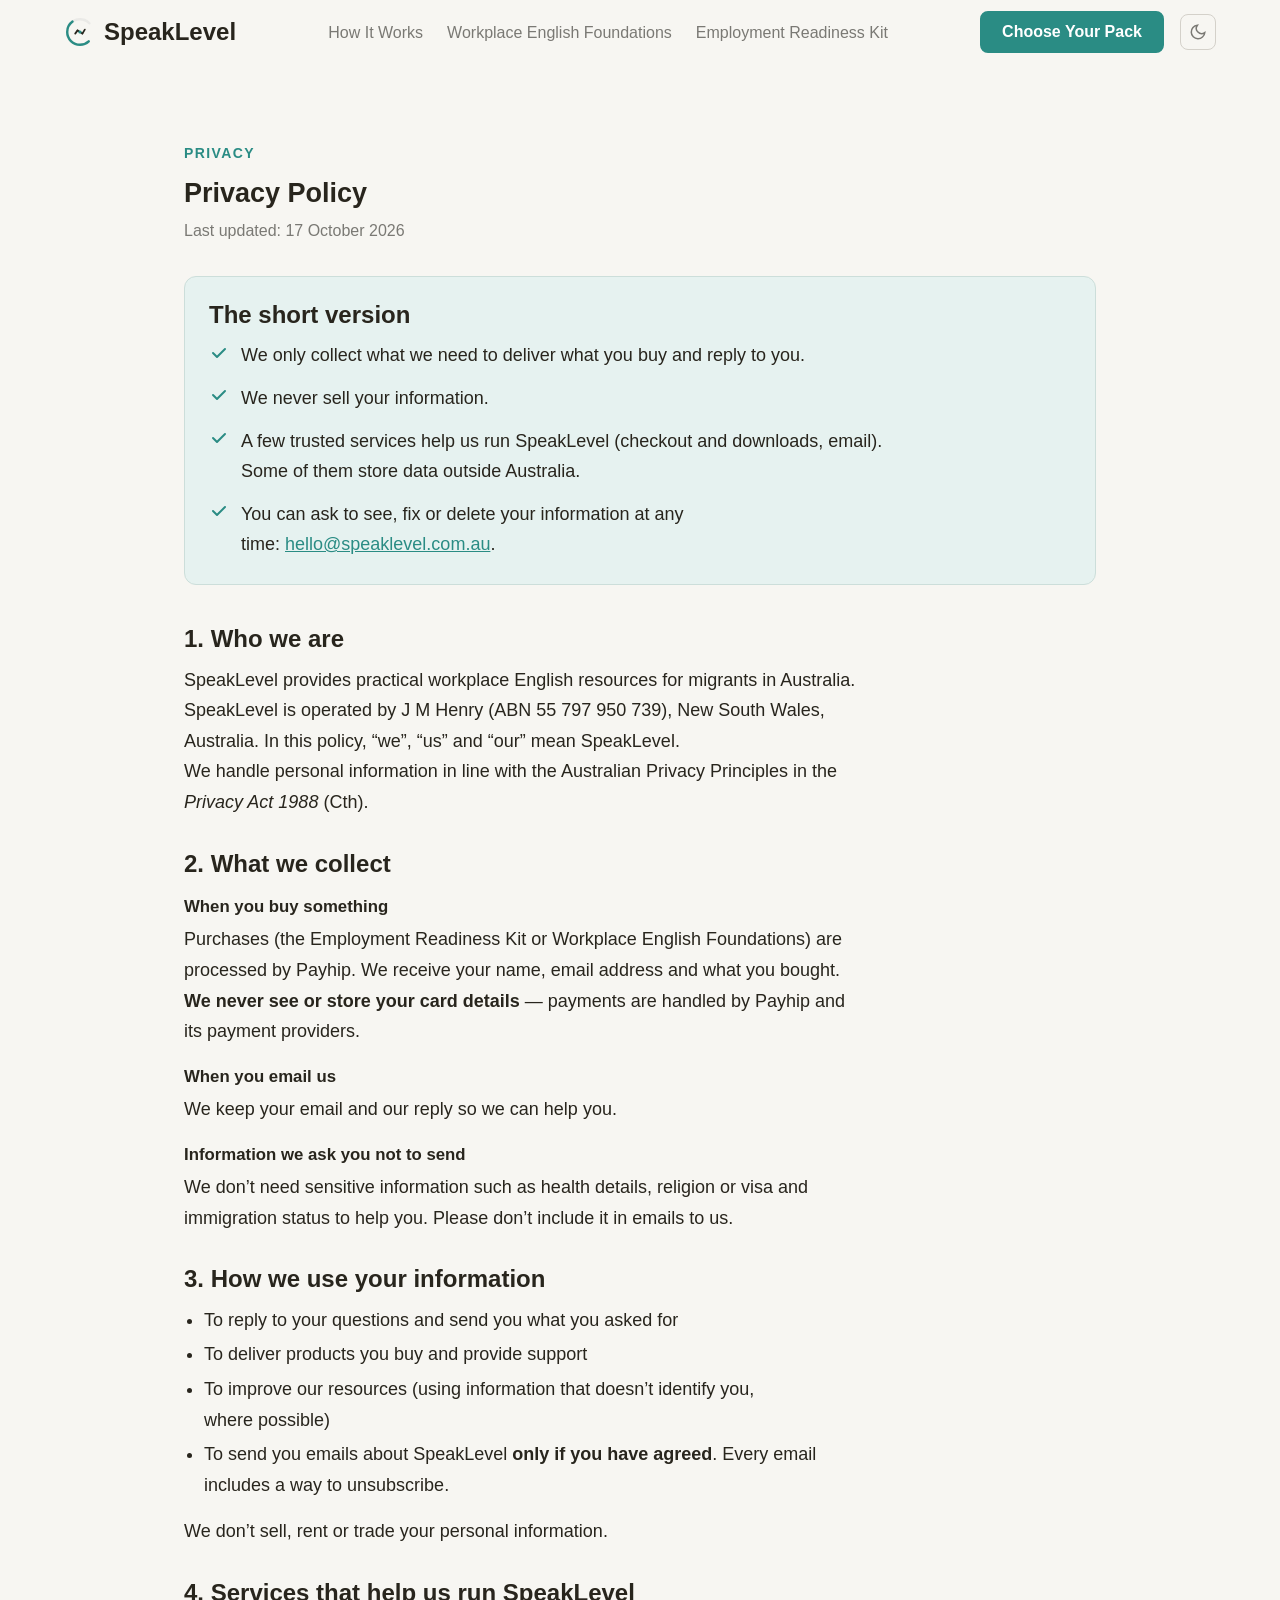
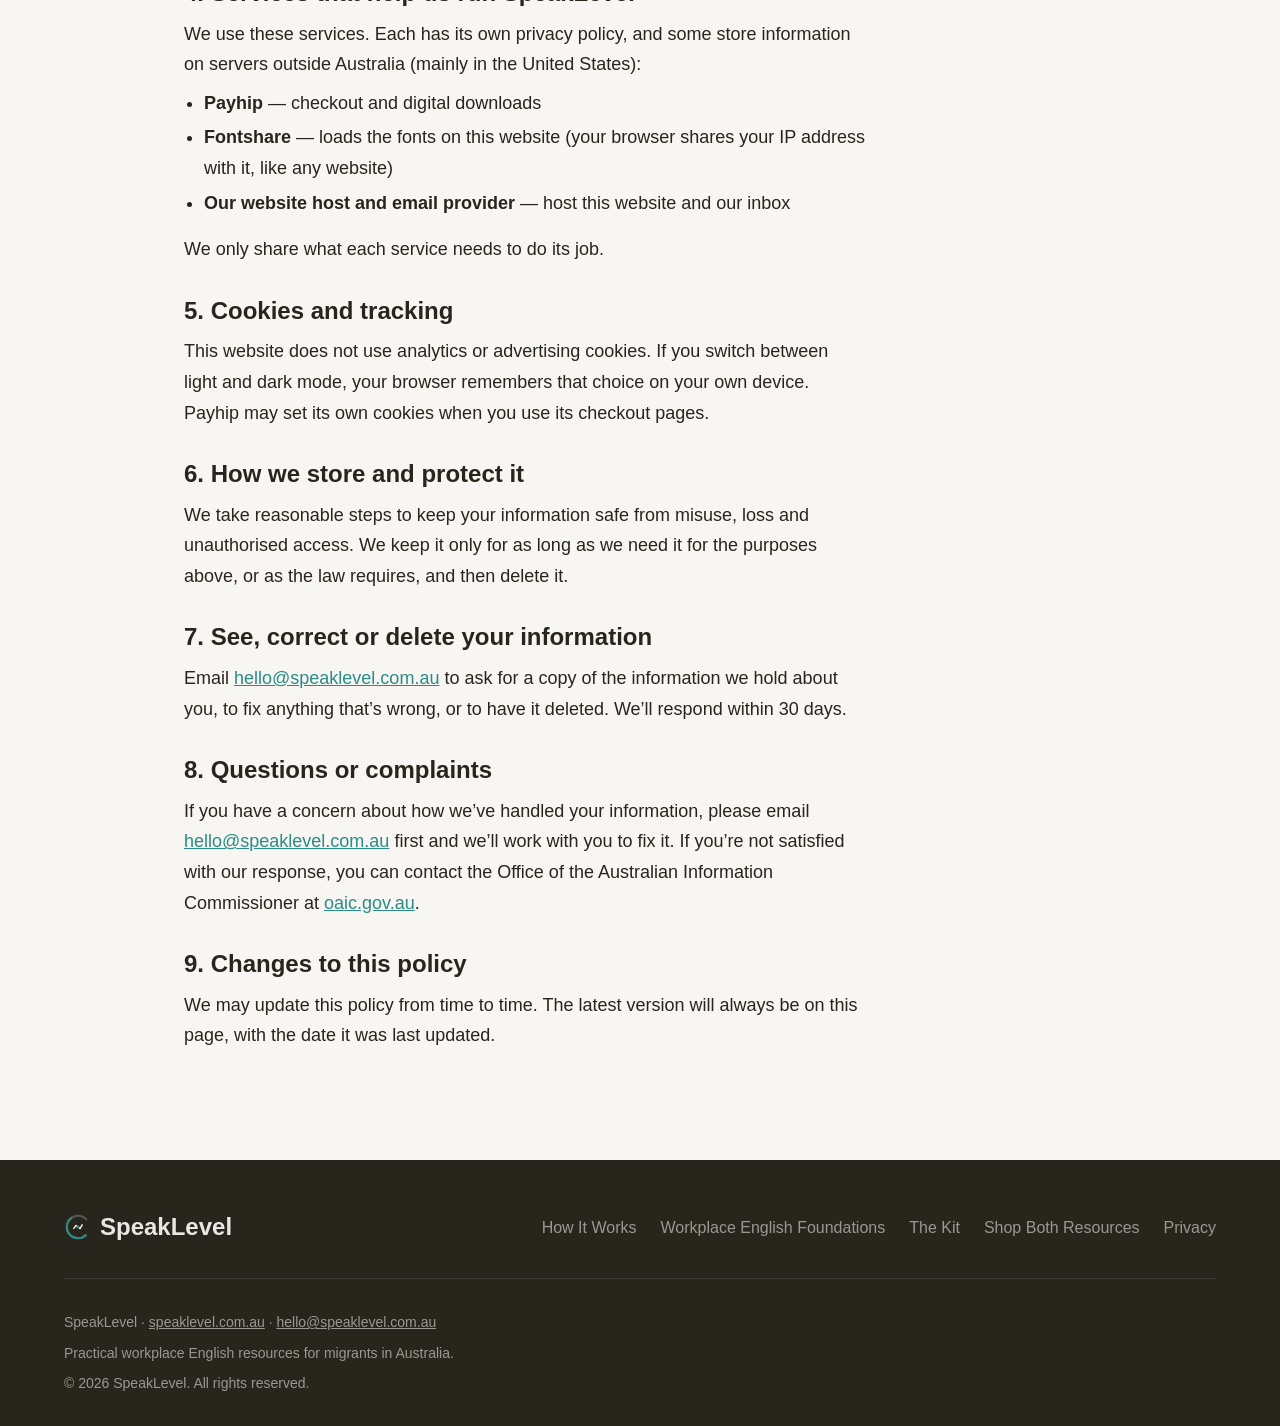
<file: privacy.html>
<!DOCTYPE html>
<html lang="en">
<head>
  <meta charset="UTF-8">
  <meta name="viewport" content="width=device-width, initial-scale=1.0">
  <title>Privacy Policy — SpeakLevel</title>
  <meta name="description" content="How SpeakLevel collects, uses, stores and protects your personal information, including when you buy from us or email us.">
  <link rel="canonical" href="https://speaklevel.com.au/privacy.html">
  <link rel="icon" href="./favicon.svg" type="image/svg+xml">
  <link rel="icon" href="./favicon-32.png" type="image/png" sizes="32x32">
  <link rel="apple-touch-icon" href="./apple-touch-icon.png">
  <meta name="theme-color" content="#2A8C84">
  <meta property="og:site_name" content="SpeakLevel">
  <meta property="og:locale" content="en_AU">
  <meta property="og:type" content="website">
  <meta property="og:title" content="Privacy Policy — SpeakLevel">
  <meta property="og:description" content="How SpeakLevel collects, uses and protects your personal information.">
  <meta property="og:url" content="https://speaklevel.com.au/privacy.html">
  <meta property="og:image" content="https://speaklevel.com.au/og-image.png">
  <meta property="og:image:width" content="1200">
  <meta property="og:image:height" content="630">
  <meta property="og:image:alt" content="SpeakLevel — Workplace English for migrants in Australia">
  <meta name="twitter:card" content="summary_large_image">
  <meta name="twitter:title" content="Privacy Policy — SpeakLevel">
  <meta name="twitter:description" content="How SpeakLevel collects, uses and protects your personal information.">
  <meta name="twitter:image" content="https://speaklevel.com.au/og-image.png">
  <script>try{var t=localStorage.getItem("sl-theme");if(t==="dark"||t==="light")document.documentElement.setAttribute("data-theme",t)}catch(e){}</script>
  <link rel="stylesheet" href="https://api.fontshare.com/v2/css?f[]=cabinet-grotesk@500,700,800&f[]=satoshi@400,500,700&display=swap">
  <link rel="stylesheet" href="./style.css">
</head>
<body>

  <!-- ===== NAV ===== -->
  <nav class="site-nav" aria-label="Main navigation">
    <div class="nav-inner">
      <a href="./index.html" class="nav-logo" aria-label="SpeakLevel home">
        <svg width="32" height="32" viewBox="0 0 40 40" fill="none" aria-hidden="true">
          <circle cx="20" cy="20" r="16" fill="none" stroke="var(--color-border-strong,#ccc)" stroke-width="3" stroke-dasharray="75 26" stroke-dashoffset="-13" stroke-linecap="round" opacity="0.3"/>
          <circle cx="20" cy="20" r="16" fill="none" stroke="var(--color-primary)" stroke-width="3" stroke-dasharray="52 49" stroke-dashoffset="-13" stroke-linecap="round"/>
          <line x1="14" y1="22" x2="17" y2="18" stroke="currentColor" stroke-width="2.2" stroke-linecap="round"/>
          <line x1="17" y1="18" x2="23" y2="22" stroke="currentColor" stroke-width="2.2" stroke-linecap="round"/>
          <line x1="23" y1="22" x2="26" y2="17" stroke="currentColor" stroke-width="2.2" stroke-linecap="round"/>
          <circle cx="20" cy="20" r="2" fill="var(--color-primary)"/>
        </svg>
        <span>SpeakLevel</span>
      </a>
      <ul class="nav-links" role="list">
        <li><a href="./index.html#how-it-works">How It Works</a></li>
        <li><a href="https://payhip.com/b/gx4bk" target="_blank" rel="noopener noreferrer">Workplace English Foundations</a></li>
        <li><a href="./kit.html">Employment Readiness Kit</a></li>
      </ul>
      <div class="nav-right">
        <a href="./index.html#choose" class="btn btn--primary btn--nav">Choose Your Pack</a>
        <button class="theme-toggle" data-theme-toggle aria-label="Switch to dark mode">
          <svg width="18" height="18" viewBox="0 0 24 24" fill="none" stroke="currentColor" stroke-width="2"><path d="M21 12.79A9 9 0 1 1 11.21 3 7 7 0 0 0 21 12.79z"/></svg>
        </button>
        <button class="hamburger" aria-label="Open menu" aria-expanded="false">
          <span></span><span></span><span></span>
        </button>
      </div>
    </div>
    <div class="mobile-menu" id="mobile-menu">
      <a href="./index.html#how-it-works">How It Works</a>
      <a href="https://payhip.com/b/gx4bk" target="_blank" rel="noopener noreferrer">Workplace English Foundations</a>
      <a href="./kit.html">Employment Readiness Kit</a>
      <a href="./index.html#choose">Which one is right for me?</a>
    </div>
  </nav>

  <main>
    <article class="legal-page section-padding">
      <div class="container container--narrow">
        <header class="legal-header">
          <p class="eyebrow">Privacy</p>
          <h1>Privacy Policy</h1>
          <p class="legal-updated">Last updated: 17 October 2026</p>
        </header>

        <div class="legal-summary">
          <h2>The short version</h2>
          <ul class="check-list" role="list">
            <li>We only collect what we need to deliver what you buy and reply to you.</li>
            <li>We never sell your information.</li>
            <li>A few trusted services help us run SpeakLevel (checkout and downloads, email). Some of them store data outside Australia.</li>
            <li><span>You can ask to see, fix or delete your information at any time: <a href="mailto:hello@speaklevel.com.au">hello@speaklevel.com.au</a>.</span></li>
          </ul>
        </div>

        <section>
          <h2>1. Who we are</h2>
          <p>SpeakLevel provides practical workplace English resources for migrants in Australia. SpeakLevel is operated by J M Henry (ABN 55 797 950 739), New South Wales, Australia. In this policy, “we”, “us” and “our” mean SpeakLevel.</p>
          <p>We handle personal information in line with the Australian Privacy Principles in the <em>Privacy Act 1988</em> (Cth).</p>
        </section>

        <section>
          <h2>2. What we collect</h2>
          <h3>When you buy something</h3>
          <p>Purchases (the Employment Readiness Kit or Workplace English Foundations) are processed by Payhip. We receive your name, email address and what you bought. <strong>We never see or store your card details</strong> — payments are handled by Payhip and its payment providers.</p>
          <h3>When you email us</h3>
          <p>We keep your email and our reply so we can help you.</p>
          <h3>Information we ask you not to send</h3>
          <p>We don’t need sensitive information such as health details, religion or visa and immigration status to help you. Please don’t include it in emails to us.</p>
        </section>

        <section>
          <h2>3. How we use your information</h2>
          <ul>
                        <li>To reply to your questions and send you what you asked for</li>
            <li>To deliver products you buy and provide support</li>
            <li>To improve our resources (using information that doesn’t identify you, where possible)</li>
            <li>To send you emails about SpeakLevel <strong>only if you have agreed</strong>. Every email includes a way to unsubscribe.</li>
          </ul>
          <p>We don’t sell, rent or trade your personal information.</p>
        </section>

        <section>
          <h2>4. Services that help us run SpeakLevel</h2>
          <p>We use these services. Each has its own privacy policy, and some store information on servers outside Australia (mainly in the United States):</p>
          <ul>
                                    <li><strong>Payhip</strong> — checkout and digital downloads</li>
            <li><strong>Fontshare</strong> — loads the fonts on this website (your browser shares your IP address with it, like any website)</li>
            <li><strong>Our website host and email provider</strong> — host this website and our inbox</li>
          </ul>
          <p>We only share what each service needs to do its job.</p>
        </section>

        <section>
          <h2>5. Cookies and tracking</h2>
          <p>This website does not use analytics or advertising cookies. If you switch between light and dark mode, your browser remembers that choice on your own device. Payhip may set its own cookies when you use its checkout pages.</p>
        </section>

        <section>
          <h2>6. How we store and protect it</h2>
          <p>We take reasonable steps to keep your information safe from misuse, loss and unauthorised access. We keep it only for as long as we need it for the purposes above, or as the law requires, and then delete it.</p>
        </section>

        <section>
          <h2>7. See, correct or delete your information</h2>
          <p>Email <a href="mailto:hello@speaklevel.com.au">hello@speaklevel.com.au</a> to ask for a copy of the information we hold about you, to fix anything that’s wrong, or to have it deleted. We’ll respond within 30 days.</p>
        </section>

        <section>
          <h2>8. Questions or complaints</h2>
          <p>If you have a concern about how we’ve handled your information, please email <a href="mailto:hello@speaklevel.com.au">hello@speaklevel.com.au</a> first and we’ll work with you to fix it. If you’re not satisfied with our response, you can contact the Office of the Australian Information Commissioner at <a href="https://www.oaic.gov.au" target="_blank" rel="noopener noreferrer">oaic.gov.au</a>.</p>
        </section>

        <section>
          <h2>9. Changes to this policy</h2>
          <p>We may update this policy from time to time. The latest version will always be on this page, with the date it was last updated.</p>
        </section>
      </div>
    </article>
  </main>

  <!-- ===== FOOTER ===== -->
  <footer class="site-footer">
    <div class="container">
      <div class="footer-top">
        <a href="./index.html" class="footer-logo" aria-label="SpeakLevel home">
          <svg width="28" height="28" viewBox="0 0 40 40" fill="none" aria-hidden="true">
          <circle cx="20" cy="20" r="16" fill="none" stroke="var(--color-border-strong,#ccc)" stroke-width="3" stroke-dasharray="75 26" stroke-dashoffset="-13" stroke-linecap="round" opacity="0.3"/>
          <circle cx="20" cy="20" r="16" fill="none" stroke="var(--color-primary)" stroke-width="3" stroke-dasharray="52 49" stroke-dashoffset="-13" stroke-linecap="round"/>
          <line x1="14" y1="22" x2="17" y2="18" stroke="currentColor" stroke-width="2.2" stroke-linecap="round"/>
          <line x1="17" y1="18" x2="23" y2="22" stroke="currentColor" stroke-width="2.2" stroke-linecap="round"/>
          <line x1="23" y1="22" x2="26" y2="17" stroke="currentColor" stroke-width="2.2" stroke-linecap="round"/>
          <circle cx="20" cy="20" r="2" fill="var(--color-primary)"/>
        </svg>
          <span>SpeakLevel</span>
        </a>
        <ul class="footer-links" role="list">
          <li><a href="./index.html#how-it-works">How It Works</a></li>
          <li><a href="https://payhip.com/b/gx4bk" target="_blank" rel="noopener noreferrer">Workplace English Foundations</a></li>
          <li><a href="./kit.html">The Kit</a></li>
          <li><a href="https://payhip.com/SpeakLevel/collection/job-ready-english" target="_blank" rel="noopener noreferrer">Shop Both Resources</a></li>
          <li><a href="./privacy.html">Privacy</a></li>
        </ul>
      </div>
      <div class="footer-bottom">
        <p>SpeakLevel &middot; <a href="https://speaklevel.com.au">speaklevel.com.au</a> &middot; <a href="mailto:hello@speaklevel.com.au">hello@speaklevel.com.au</a></p>
        <p>Practical workplace English resources for migrants in Australia.</p>
        <p>&copy; 2026 SpeakLevel. All rights reserved.</p>
      </div>
    </div>
  </footer>

  <script src="./app.js" defer></script>
</body>
</html>
</file>
<file: style.css>
/* =============================================
   SPEAKLEVEL — style.css
   ============================================= */

/* ----- 1. DESIGN TOKENS ----- */
:root {
  /* Type scale */
  --text-xs: clamp(0.75rem, 0.7rem + 0.25vw, 0.875rem);
  --text-sm: clamp(0.875rem, 0.8rem + 0.35vw, 1rem);
  --text-base: clamp(1rem, 0.95rem + 0.25vw, 1.125rem);
  --text-lg: clamp(1.125rem, 1rem + 0.75vw, 1.5rem);
  --text-xl: clamp(1.5rem, 1.2rem + 1.25vw, 2.25rem);
  --text-2xl: clamp(2rem, 1.2rem + 2.5vw, 3.5rem);
  --text-3xl: clamp(2.5rem, 1rem + 4vw, 5rem);

  /* Spacing (4px base) */
  --space-1: 0.25rem;
  --space-2: 0.5rem;
  --space-3: 0.75rem;
  --space-4: 1rem;
  --space-5: 1.25rem;
  --space-6: 1.5rem;
  --space-8: 2rem;
  --space-10: 2.5rem;
  --space-12: 3rem;
  --space-16: 4rem;
  --space-20: 5rem;
  --space-24: 6rem;
  --space-32: 8rem;

  /* Fonts */
  --font-display: 'Cabinet Grotesk', 'Inter', sans-serif;
  --font-body: 'Satoshi', 'Inter', sans-serif;

  /* Radius */
  --radius-sm: 0.375rem;
  --radius-md: 0.5rem;
  --radius-lg: 0.75rem;
  --radius-xl: 1rem;
  --radius-full: 9999px;

  /* Transitions */
  --transition-interactive: 180ms cubic-bezier(0.16, 1, 0.3, 1);
  --transition-smooth: 350ms cubic-bezier(0.16, 1, 0.3, 1);

  /* Content widths */
  --content-narrow: 640px;
  --content-default: 960px;
  --content-wide: 1200px;
}

/* ----- LIGHT MODE TOKENS ----- */
:root,
[data-theme="light"] {
  --color-bg: #F7F6F2;
  --color-surface: #FFFFFF;
  --color-surface-alt: #F7F6F2;
  --color-teal-wash: #E6F2F0;
  --color-teal-wash-deep: #CCDEDA;
  --color-text: #28251D;
  --color-text-muted: #7A7974;
  --color-text-inverse: #FFFFFF;
  --color-primary: #2A8C84;
  --color-primary-light: #3DA89F;
  --color-primary-hover: #237a73;
  --color-amber: #D4A843;
  --color-amber-hover: #bf962f;
  --color-amber-light: #FEF3D8;
  --color-border: #D4D1CA;
  --color-footer-bg: #28251D;
  --color-footer-text: #E8E7E4;
  --color-footer-muted: #9A9891;

  --shadow-sm: 0 1px 3px rgba(40, 37, 29, 0.06);
  --shadow-md: 0 4px 12px rgba(40, 37, 29, 0.08);
  --shadow-lg: 0 12px 32px rgba(40, 37, 29, 0.12);
  --shadow-card: 0 2px 8px rgba(40, 37, 29, 0.06);
  --shadow-card-hover: 0 8px 24px rgba(40, 37, 29, 0.1);
}

/* ----- 2. DARK MODE TOKEN OVERRIDES ----- */
[data-theme="dark"] {
  --color-bg: #171614;
  --color-surface: #1C1B19;
  --color-surface-alt: #1C1B19;
  --color-teal-wash: #1a2625;
  --color-teal-wash-deep: #1e2d2b;
  --color-text: #CDCCCA;
  --color-text-muted: #797876;
  --color-text-inverse: #171614;
  --color-primary: #4FA8A3;
  --color-primary-light: #5fbdb7;
  --color-primary-hover: #3d9690;
  --color-amber: #E8AF34;
  --color-amber-hover: #d49e26;
  --color-amber-light: #2d2618;
  --color-border: #393836;
  --color-footer-bg: #111110;
  --color-footer-text: #CDCCCA;
  --color-footer-muted: #5a5957;

  --shadow-sm: 0 1px 3px rgba(0, 0, 0, 0.2);
  --shadow-md: 0 4px 12px rgba(0, 0, 0, 0.3);
  --shadow-lg: 0 12px 32px rgba(0, 0, 0, 0.4);
  --shadow-card: 0 2px 8px rgba(0, 0, 0, 0.2);
  --shadow-card-hover: 0 8px 24px rgba(0, 0, 0, 0.35);
}

/* ----- 3. SYSTEM PREFERENCE FALLBACK ----- */
@media (prefers-color-scheme: dark) {
  :root:not([data-theme]) {
    --color-bg: #171614;
    --color-surface: #1C1B19;
    --color-surface-alt: #1C1B19;
    --color-teal-wash: #1a2625;
    --color-teal-wash-deep: #1e2d2b;
    --color-text: #CDCCCA;
    --color-text-muted: #797876;
    --color-text-inverse: #171614;
    --color-primary: #4FA8A3;
    --color-primary-light: #5fbdb7;
    --color-primary-hover: #3d9690;
    --color-amber: #E8AF34;
    --color-amber-hover: #d49e26;
    --color-amber-light: #2d2618;
    --color-border: #393836;
    --color-footer-bg: #111110;
    --color-footer-text: #CDCCCA;
    --color-footer-muted: #5a5957;

    --shadow-sm: 0 1px 3px rgba(0, 0, 0, 0.2);
    --shadow-md: 0 4px 12px rgba(0, 0, 0, 0.3);
    --shadow-lg: 0 12px 32px rgba(0, 0, 0, 0.4);
    --shadow-card: 0 2px 8px rgba(0, 0, 0, 0.2);
    --shadow-card-hover: 0 8px 24px rgba(0, 0, 0, 0.35);
  }
}

/* ----- 4. BASE RESET ----- */
*, *::before, *::after {
  box-sizing: border-box;
  margin: 0;
  padding: 0;
}

html {
  -moz-text-size-adjust: none;
  -webkit-text-size-adjust: none;
  text-size-adjust: none;
  -webkit-font-smoothing: antialiased;
  -moz-osx-font-smoothing: grayscale;
  text-rendering: optimizeLegibility;
  scroll-behavior: smooth;
  hanging-punctuation: first last;
  scroll-padding-top: 5rem;
}

body {
  min-height: 100dvh;
  line-height: 1.6;
  font-family: var(--font-body);
  font-size: var(--text-base);
  color: var(--color-text);
  background-color: var(--color-bg);
}

img, picture, video, canvas, svg { display: block; max-width: 100%; height: auto; }
ul[role="list"], ol[role="list"] { list-style: none; }
input, button, textarea, select { font: inherit; color: inherit; }

h1, h2, h3, h4, h5, h6 {
  text-wrap: balance;
  line-height: 1.15;
  font-family: var(--font-display);
}

p, li, figcaption {
  text-wrap: pretty;
  max-width: 72ch;
}

::selection {
  background: rgba(42, 140, 132, 0.2);
  color: var(--color-text);
}

:focus-visible {
  outline: 2px solid var(--color-primary);
  outline-offset: 3px;
  border-radius: var(--radius-sm);
}

@media (prefers-reduced-motion: reduce) {
  *, *::before, *::after {
    animation-duration: 0.01ms !important;
    animation-iteration-count: 1 !important;
    transition-duration: 0.01ms !important;
    scroll-behavior: auto !important;
  }
}

button { cursor: pointer; background: none; border: none; }
a { color: var(--color-primary); text-decoration: none; }
a:hover { text-decoration: underline; }

a, button, [role="button"], [role="link"], input, textarea, select {
  transition:
    color var(--transition-interactive),
    background var(--transition-interactive),
    border-color var(--transition-interactive),
    box-shadow var(--transition-interactive),
    transform var(--transition-interactive);
}

.sr-only {
  position: absolute; width: 1px; height: 1px; padding: 0; margin: -1px;
  overflow: hidden; clip: rect(0,0,0,0); white-space: nowrap; border-width: 0;
}

/* ----- 5. TYPOGRAPHY ----- */
.font-display { font-family: var(--font-display); }
.font-body { font-family: var(--font-body); }
.text-xs { font-size: var(--text-xs); }
.text-sm { font-size: var(--text-sm); }
.text-base { font-size: var(--text-base); }
.text-lg { font-size: var(--text-lg); }
.text-xl { font-size: var(--text-xl); }
.text-2xl { font-size: var(--text-2xl); }
.text-3xl { font-size: var(--text-3xl); }
.fw-400 { font-weight: 400; }
.fw-500 { font-weight: 500; }
.fw-700 { font-weight: 700; }
.fw-800 { font-weight: 800; }
.text-muted { color: var(--color-text-muted); }
.text-center { text-align: center; }

/* ----- 6. LAYOUT UTILITIES ----- */
.container {
  width: 100%;
  max-width: var(--content-wide);
  margin-inline: auto;
  padding-inline: var(--space-6);
}

.container--narrow {
  max-width: var(--content-default);
}

.section-padding {
  padding-block: clamp(var(--space-12), 6vw, var(--space-24));
}

.flex { display: flex; }
.flex-col { flex-direction: column; }
.items-center { align-items: center; }
.justify-center { justify-content: center; }
.justify-between { justify-content: space-between; }
.gap-2 { gap: var(--space-2); }
.gap-3 { gap: var(--space-3); }
.gap-4 { gap: var(--space-4); }
.gap-6 { gap: var(--space-6); }
.gap-8 { gap: var(--space-8); }

.grid-2 {
  display: grid;
  grid-template-columns: 1fr 1fr;
  gap: var(--space-8);
}

.grid-3 {
  display: grid;
  grid-template-columns: repeat(3, 1fr);
  gap: var(--space-6);
}

/* ----- 7. COMPONENTS ----- */

/* --- Nav --- */
.site-nav {
  position: sticky;
  top: 0;
  z-index: 100;
  background: var(--color-bg);
  border-bottom: 1px solid transparent;
  transition: border-color 0.3s, background 0.3s, box-shadow 0.3s;
}

.site-nav.scrolled {
  border-bottom-color: var(--color-border);
  box-shadow: var(--shadow-sm);
  background: color-mix(in srgb, var(--color-bg) 92%, transparent);
  backdrop-filter: blur(12px);
  -webkit-backdrop-filter: blur(12px);
}

.nav-inner {
  display: flex;
  align-items: center;
  justify-content: space-between;
  height: 4rem;
  max-width: var(--content-wide);
  margin-inline: auto;
  padding-inline: var(--space-6);
}

.nav-logo {
  display: flex;
  align-items: center;
  gap: var(--space-2);
  text-decoration: none;
  color: var(--color-text);
  font-family: var(--font-display);
  font-weight: 700;
  font-size: var(--text-lg);
}

.nav-logo:hover { text-decoration: none; }

.nav-logo svg { flex-shrink: 0; }

.nav-links {
  display: flex;
  align-items: center;
  gap: var(--space-6);
  list-style: none;
}

.nav-links a {
  font-size: var(--text-sm);
  font-weight: 500;
  color: var(--color-text-muted);
  text-decoration: none;
  transition: color var(--transition-interactive);
}

.nav-links a:hover {
  color: var(--color-text);
  text-decoration: none;
}

.nav-right {
  display: flex;
  align-items: center;
  gap: var(--space-4);
}

.theme-toggle {
  display: flex;
  align-items: center;
  justify-content: center;
  width: 2.25rem;
  height: 2.25rem;
  border-radius: var(--radius-md);
  color: var(--color-text-muted);
  cursor: pointer;
  border: 1px solid var(--color-border);
  background: transparent;
}

.theme-toggle:hover {
  color: var(--color-text);
  border-color: var(--color-text-muted);
}

.hamburger {
  display: none;
  flex-direction: column;
  gap: 5px;
  width: 2.25rem;
  height: 2.25rem;
  align-items: center;
  justify-content: center;
  background: none;
  border: none;
  cursor: pointer;
  padding: 0;
}

.hamburger span {
  display: block;
  width: 20px;
  height: 2px;
  background: var(--color-text);
  border-radius: 2px;
  transition: transform 0.3s, opacity 0.3s;
}

.hamburger.active span:nth-child(1) { transform: translateY(7px) rotate(45deg); }
.hamburger.active span:nth-child(2) { opacity: 0; }
.hamburger.active span:nth-child(3) { transform: translateY(-7px) rotate(-45deg); }

.mobile-menu {
  display: none;
  position: fixed;
  top: 4rem;
  left: 0;
  right: 0;
  bottom: 0;
  background: var(--color-bg);
  z-index: 99;
  padding: var(--space-8) var(--space-6);
  flex-direction: column;
  gap: var(--space-6);
}

.mobile-menu.open { display: flex; }

.mobile-menu a {
  font-family: var(--font-display);
  font-size: var(--text-lg);
  font-weight: 500;
  color: var(--color-text);
  text-decoration: none;
  padding: var(--space-3) 0;
  border-bottom: 1px solid var(--color-border);
}

.mobile-menu a:hover { color: var(--color-primary); text-decoration: none; }

/* --- Buttons --- */
.btn {
  display: inline-flex;
  align-items: center;
  justify-content: center;
  gap: var(--space-2);
  font-family: var(--font-body);
  font-weight: 600;
  font-size: var(--text-sm);
  padding: var(--space-3) var(--space-6);
  border-radius: var(--radius-md);
  text-decoration: none;
  cursor: pointer;
  border: 2px solid transparent;
  line-height: 1.4;
  white-space: nowrap;
  transition: all var(--transition-interactive);
}

.btn:hover { text-decoration: none; transform: translateY(-1px); }

.btn--primary {
  background: var(--color-primary);
  color: #fff;
  border-color: var(--color-primary);
}
.btn--primary:hover {
  background: var(--color-primary-hover);
  border-color: var(--color-primary-hover);
}

.btn--amber {
  background: var(--color-amber);
  color: #28251D;
  border-color: var(--color-amber);
}
.btn--amber:hover {
  background: var(--color-amber-hover);
  border-color: var(--color-amber-hover);
}

.btn--outline {
  background: transparent;
  color: var(--color-primary);
  border-color: var(--color-primary);
}
.btn--outline:hover {
  background: var(--color-primary);
  color: #fff;
}

.btn--lg {
  font-size: var(--text-base);
  padding: var(--space-4) var(--space-8);
  border-radius: var(--radius-lg);
}

.btn--full { width: 100%; }

.btn--nav {
  font-size: var(--text-sm);
  padding: var(--space-2) var(--space-5);
}

/* --- Cards --- */
.card {
  background: var(--color-surface);
  border: 1px solid var(--color-border);
  border-radius: var(--radius-lg);
  padding: var(--space-8);
  box-shadow: var(--shadow-card);
  transition: box-shadow var(--transition-smooth), transform var(--transition-smooth);
}

.card:hover {
  box-shadow: var(--shadow-card-hover);
}

.card--teal-border {
  border-top: 4px solid var(--color-primary);
}

.card--amber-border {
  border-top: 4px solid var(--color-amber);
}

.card--teal-left {
  border-left: 4px solid var(--color-primary);
  border-top: none;
}

.card--featured {
  border: 2px solid var(--color-primary);
  box-shadow: var(--shadow-md);
  transform: scale(1.02);
}

.card--featured:hover {
  transform: scale(1.03);
}

/* --- Chips / Badges --- */
.chip {
  display: inline-flex;
  align-items: center;
  font-family: var(--font-body);
  font-size: var(--text-xs);
  font-weight: 700;
  letter-spacing: 0.05em;
  text-transform: uppercase;
  padding: var(--space-1) var(--space-3);
  border-radius: var(--radius-full);
  line-height: 1.5;
}

.chip--teal {
  background: var(--color-primary);
  color: #fff;
}

.chip--amber {
  background: var(--color-amber);
  color: #fff;
}

.chip--free {
  background: var(--color-teal-wash);
  color: var(--color-primary);
}

.stat-pill {
  display: inline-flex;
  align-items: center;
  font-size: var(--text-sm);
  font-weight: 500;
  padding: var(--space-2) var(--space-4);
  border-radius: var(--radius-full);
  background: var(--color-amber);
  color: #28251D;
  line-height: 1.4;
}

/* Teal-wash variant — no amber, clean teal card style matching image 5 */
.stat-pill--teal {
  background: var(--color-teal-wash);
  color: var(--color-text);
  border-radius: var(--radius-md);
  padding: var(--space-3) var(--space-5);
  font-weight: 500;
  display: block;
  border-left: 3px solid var(--color-primary);
}

/* --- Check lists --- */
.check-list {
  list-style: none;
  display: flex;
  flex-direction: column;
  gap: var(--space-3);
}

.check-list li {
  display: flex;
  align-items: flex-start;
  gap: var(--space-3);
  font-size: var(--text-base);
  line-height: 1.5;
}

.check-list li::before {
  content: '';
  flex-shrink: 0;
  width: 1.25rem;
  height: 1.25rem;
  margin-top: 0.15rem;
  background: var(--color-primary);
  -webkit-mask: url("data:image/svg+xml,%3Csvg xmlns='http://www.w3.org/2000/svg' viewBox='0 0 20 20' fill='currentColor'%3E%3Cpath fill-rule='evenodd' d='M16.707 5.293a1 1 0 010 1.414l-8 8a1 1 0 01-1.414 0l-4-4a1 1 0 011.414-1.414L8 12.586l7.293-7.293a1 1 0 011.414 0z' clip-rule='evenodd'/%3E%3C/svg%3E") center / contain no-repeat;
  mask: url("data:image/svg+xml,%3Csvg xmlns='http://www.w3.org/2000/svg' viewBox='0 0 20 20' fill='currentColor'%3E%3Cpath fill-rule='evenodd' d='M16.707 5.293a1 1 0 010 1.414l-8 8a1 1 0 01-1.414 0l-4-4a1 1 0 011.414-1.414L8 12.586l7.293-7.293a1 1 0 011.414 0z' clip-rule='evenodd'/%3E%3C/svg%3E") center / contain no-repeat;
}

.check-list--amber li::before {
  background: var(--color-amber);
}

.check-list--grey li::before {
  background: var(--color-text-muted);
  -webkit-mask-image: url("data:image/svg+xml,%3Csvg xmlns='http://www.w3.org/2000/svg' viewBox='0 0 20 20' fill='currentColor'%3E%3Cpath fill-rule='evenodd' d='M4.293 4.293a1 1 0 011.414 0L10 8.586l4.293-4.293a1 1 0 111.414 1.414L11.414 10l4.293 4.293a1 1 0 01-1.414 1.414L10 11.414l-4.293 4.293a1 1 0 01-1.414-1.414L8.586 10 4.293 5.707a1 1 0 010-1.414z' clip-rule='evenodd'/%3E%3C/svg%3E");
  mask-image: url("data:image/svg+xml,%3Csvg xmlns='http://www.w3.org/2000/svg' viewBox='0 0 20 20' fill='currentColor'%3E%3Cpath fill-rule='evenodd' d='M4.293 4.293a1 1 0 011.414 0L10 8.586l4.293-4.293a1 1 0 111.414 1.414L11.414 10l4.293 4.293a1 1 0 01-1.414 1.414L10 11.414l-4.293 4.293a1 1 0 01-1.414-1.414L8.586 10 4.293 5.707a1 1 0 010-1.414z' clip-rule='evenodd'/%3E%3C/svg%3E");
}

/* --- Eyebrow --- */
.eyebrow {
  font-family: var(--font-body);
  font-size: var(--text-xs);
  font-weight: 700;
  letter-spacing: 0.1em;
  text-transform: uppercase;
  color: var(--color-primary);
  margin-bottom: var(--space-3);
}

/* --- Section header --- */
.section-header {
  text-align: center;
  max-width: 640px;
  margin-inline: auto;
  margin-bottom: var(--space-12);
}

.section-header h2 {
  font-size: var(--text-xl);
  font-weight: 700;
  margin-bottom: var(--space-3);
}

.section-header p {
  font-size: var(--text-base);
  color: var(--color-text-muted);
  max-width: 60ch;
  margin-inline: auto;
}

/* --- Accordion --- */
.accordion-item {
  border-bottom: 1px solid var(--color-border);
}

.accordion-trigger {
  display: flex;
  align-items: center;
  justify-content: space-between;
  width: 100%;
  padding: var(--space-5) 0;
  font-family: var(--font-body);
  font-size: var(--text-base);
  font-weight: 600;
  color: var(--color-text);
  text-align: left;
  cursor: pointer;
  background: none;
  border: none;
}

.accordion-trigger::after {
  content: '';
  flex-shrink: 0;
  width: 1.25rem;
  height: 1.25rem;
  background: var(--color-text-muted);
  -webkit-mask: url("data:image/svg+xml,%3Csvg xmlns='http://www.w3.org/2000/svg' viewBox='0 0 20 20' fill='currentColor'%3E%3Cpath fill-rule='evenodd' d='M5.293 7.293a1 1 0 011.414 0L10 10.586l3.293-3.293a1 1 0 111.414 1.414l-4 4a1 1 0 01-1.414 0l-4-4a1 1 0 010-1.414z' clip-rule='evenodd'/%3E%3C/svg%3E") center / contain no-repeat;
  mask: url("data:image/svg+xml,%3Csvg xmlns='http://www.w3.org/2000/svg' viewBox='0 0 20 20' fill='currentColor'%3E%3Cpath fill-rule='evenodd' d='M5.293 7.293a1 1 0 011.414 0L10 10.586l3.293-3.293a1 1 0 111.414 1.414l-4 4a1 1 0 01-1.414 0l-4-4a1 1 0 010-1.414z' clip-rule='evenodd'/%3E%3C/svg%3E") center / contain no-repeat;
  transition: transform 0.3s;
}

.accordion-item.open .accordion-trigger::after {
  transform: rotate(180deg);
}

.accordion-content {
  max-height: 0;
  overflow: hidden;
  transition: max-height 0.35s ease, padding 0.35s ease;
}

.accordion-item.open .accordion-content {
  max-height: 500px;
}

.accordion-content-inner {
  padding-bottom: var(--space-5);
  color: var(--color-text-muted);
  font-size: var(--text-base);
  line-height: 1.7;
}

/* ----- 8. SECTION STYLES ----- */

/* -- Hero -- */
.hero {
  min-height: calc(100dvh - 4rem);
  display: flex;
  align-items: center;
  background: var(--color-bg);
  padding-block: var(--space-16) var(--space-12);
}

.hero-grid {
  display: grid;
  grid-template-columns: 1.5fr 1fr;
  gap: var(--space-12);
  align-items: center;
}

.hero-text h1 {
  font-size: var(--text-3xl);
  font-weight: 800;
  margin-bottom: var(--space-4);
  color: var(--color-text);
}

.hero-sub {
  font-size: var(--text-lg);
  color: var(--color-text-muted);
  margin-bottom: var(--space-6);
  max-width: 50ch;
}

.hero-ctas {
  display: flex;
  flex-wrap: wrap;
  gap: var(--space-4);
  margin-bottom: var(--space-4);
}

.hero-small {
  font-size: var(--text-sm);
  color: var(--color-text-muted);
}

.hero-small a { color: var(--color-primary); text-decoration: underline; }

/* Hero gauge card — replaces static score-card-visual */
.hero-gauge-card {
  background: var(--color-surface);
  border-top: 4px solid var(--color-primary);
  border-radius: var(--radius-xl);
  padding: var(--space-8) var(--space-6);
  box-shadow: var(--shadow-lg);
  max-width: 320px;
  margin-left: auto;
  display: flex;
  flex-direction: column;
  align-items: center;
  text-align: center;
}

.hero-gauge-label {
  font-size: var(--text-sm);
  color: var(--color-text-muted);
  font-weight: 500;
  margin-bottom: var(--space-3);
  letter-spacing: 0.03em;
  text-transform: uppercase;
}

.hero-gauge {
  position: relative;
  width: 160px;
  height: 160px;
  margin-bottom: var(--space-4);
}

.hero-gauge-svg {
  width: 100%;
  height: 100%;
}

.hero-gauge-arc {
  transition: stroke-dashoffset 1.4s cubic-bezier(0.16, 1, 0.3, 1);
}

.hero-gauge-center {
  position: absolute;
  inset: 0;
  display: flex;
  flex-direction: column;
  align-items: center;
  justify-content: center;
  pointer-events: none;
}

.hero-gauge-score {
  font-family: var(--font-display);
  font-size: 2.25rem;
  font-weight: 800;
  color: var(--color-text);
  line-height: 1;
}

.hero-gauge-out-of {
  font-size: var(--text-sm);
  color: var(--color-text-muted);
  font-weight: 500;
  margin-top: 2px;
}

.hero-gauge-badge {
  margin-bottom: var(--space-2);
}

.hero-gauge-sublabel {
  font-size: var(--text-sm);
  color: var(--color-primary);
  font-weight: 600;
  margin-bottom: var(--space-4);
}

/* Level dots */
.hero-gauge-dots {
  display: flex;
  gap: var(--space-2);
  align-items: center;
  margin-bottom: var(--space-4);
}

.hero-gauge-dot {
  width: 10px;
  height: 10px;
  border-radius: 50%;
  display: inline-block;
  opacity: 0.35;
  transition: opacity 0.2s;
}

.hero-gauge-dot.active {
  opacity: 1;
  transform: scale(1.25);
}

.hero-gauge-dot--grey  { background: var(--color-text-muted); }
.hero-gauge-dot--amber { background: var(--color-amber); }
.hero-gauge-dot--teal  { background: var(--color-primary); }

.hero-gauge-prompt {
  font-size: var(--text-xs);
  color: var(--color-text-muted);
  font-style: italic;
}

/* Keep progress bar styles in case used elsewhere */
.progress-bar-bg {
  width: 100%;
  height: 8px;
  background: var(--color-border);
  border-radius: var(--radius-full);
  overflow: hidden;
  margin-bottom: var(--space-3);
}

.progress-bar-fill {
  height: 100%;
  width: 72%;
  background: var(--color-primary);
  border-radius: var(--radius-full);
  transition: width 1s ease;
}

/* -- Choose Your Path -- */
.choose-path {
  background: var(--color-surface);
}

.choose-path .grid-2 {
  align-items: stretch;
}

.path-card {
  display: flex;
  flex-direction: column;
}

.path-card .card-body {
  flex: 1;
  display: flex;
  flex-direction: column;
}

.path-card h3 {
  font-size: var(--text-lg);
  font-weight: 700;
  margin-top: var(--space-4);
  margin-bottom: var(--space-4);
}

.path-card .check-list {
  flex: 1;
  margin-bottom: var(--space-6);
}

/* -- How It Works -- */
.how-it-works {
  background: var(--color-bg);
}

.steps-grid {
  display: grid;
  grid-template-columns: repeat(3, 1fr);
  gap: var(--space-8);
  position: relative;
}

.step {
  text-align: center;
  position: relative;
  padding: var(--space-6);
}

.step-number {
  font-family: var(--font-display);
  font-size: var(--text-3xl);
  font-weight: 800;
  color: var(--color-primary);
  opacity: 0.1;
  position: absolute;
  top: 0;
  left: 50%;
  transform: translateX(-50%);
  line-height: 1;
  z-index: 0;
  pointer-events: none;
}

.step-icon {
  width: 3.5rem;
  height: 3.5rem;
  border-radius: 50%;
  background: var(--color-teal-wash);
  display: flex;
  align-items: center;
  justify-content: center;
  margin: 0 auto var(--space-4);
  position: relative;
  z-index: 1;
}

.step-icon svg {
  width: 1.5rem;
  height: 1.5rem;
  color: var(--color-primary);
}

.step h4 {
  font-size: var(--text-lg);
  font-weight: 700;
  margin-bottom: var(--space-3);
  position: relative;
  z-index: 1;
}

.step p {
  font-size: var(--text-base);
  color: var(--color-text-muted);
  max-width: 30ch;
  margin-inline: auto;
  position: relative;
  z-index: 1;
}

/* Connector lines */
.steps-grid::before,
.steps-grid::after {
  content: '';
  position: absolute;
  top: 2.75rem;
  height: 2px;
  border-top: 2px dashed var(--color-border);
  z-index: 0;
}

.steps-grid::before {
  left: calc(33.33% - 2rem);
  width: calc(33.33% - 4rem + 4rem);
  left: 20%;
  width: 25%;
}

.steps-grid::after {
  left: 55%;
  width: 25%;
}

/* -- Score Tool -- */
.score-tool {
  background: var(--color-surface);
}

.score-form {
  max-width: 480px;
  margin-inline: auto;
}

.score-input-group {
  display: flex;
  gap: var(--space-3);
}

.score-input {
  flex: 1;
  padding: var(--space-3) var(--space-4);
  border: 2px solid var(--color-border);
  border-radius: var(--radius-md);
  font-size: var(--text-base);
  background: var(--color-bg);
  color: var(--color-text);
  transition: border-color var(--transition-interactive);
}

.score-input:focus {
  outline: none;
  border-color: var(--color-primary);
  box-shadow: 0 0 0 3px rgba(42, 140, 132, 0.15);
}

.score-result {
  margin-top: var(--space-8);
  max-width: 480px;
  margin-inline: auto;
  animation: fadeIn 0.4s ease;
}

@keyframes fadeIn {
  from { opacity: 0; transform: translateY(8px); }
  to { opacity: 1; transform: translateY(0); }
}

.score-result-card {
  background: var(--color-bg);
  border: 1px solid var(--color-border);
  border-radius: var(--radius-lg);
  padding: var(--space-6);
}

.score-badge {
  display: inline-flex;
  align-items: center;
  font-size: var(--text-sm);
  font-weight: 700;
  padding: var(--space-1) var(--space-3);
  border-radius: var(--radius-full);
  margin-bottom: var(--space-3);
}

.score-badge--teal { background: var(--color-teal-wash); color: var(--color-primary); }
.score-badge--amber { background: var(--color-amber-light); color: var(--color-amber); }
.score-badge--grey { background: var(--color-border); color: var(--color-text-muted); }

.score-result-level {
  font-family: var(--font-display);
  font-size: var(--text-lg);
  font-weight: 700;
  margin-bottom: var(--space-3);
}

.score-result-desc {
  font-size: var(--text-base);
  color: var(--color-text-muted);
  margin-bottom: var(--space-6);
  line-height: 1.7;
}

.score-next-step {
  background: var(--color-primary);
  color: #fff;
  border-radius: var(--radius-lg);
  padding: var(--space-5) var(--space-6);
  text-align: center;
}

.score-next-step p {
  font-family: var(--font-display);
  font-weight: 700;
  font-size: var(--text-base);
  margin-bottom: var(--space-4);
  max-width: none;
  color: #fff;
}

.score-next-step .btn--amber {
  color: #fff;
}

.score-next-step-gentle {
  background: var(--color-teal-wash);
  color: var(--color-text);
  border-radius: var(--radius-lg);
  padding: var(--space-5) var(--space-6);
  text-align: center;
}

.score-next-step-gentle p {
  font-size: var(--text-base);
  margin-bottom: var(--space-4);
  max-width: none;
}

/* -- Score Gauge Circle -- */
.score-gauge {
  position: relative;
  width: 180px;
  height: 180px;
  margin: 0 auto var(--space-6);
}
.gauge-svg {
  width: 100%;
  height: 100%;
}
.gauge-center {
  position: absolute;
  top: 50%;
  left: 50%;
  transform: translate(-50%, -50%);
  text-align: center;
  line-height: 1;
}
.gauge-score {
  font-family: 'Cabinet Grotesk', sans-serif;
  font-weight: 800;
  font-size: var(--text-2xl);
  color: var(--color-text);
  display: block;
}
.gauge-out-of {
  font-size: var(--text-sm);
  color: var(--color-text-muted);
  display: block;
  margin-top: 2px;
}

/* -- Foundations (sub-70) -- */
.score-next-step-foundations {
  margin-top: var(--space-6);
  padding: var(--space-6);
  background: var(--color-bg);
  border-radius: var(--radius-lg);
  border: 1px solid var(--color-border);
}
.foundations-heading {
  font-family: 'Cabinet Grotesk', sans-serif;
  font-weight: 700;
  font-size: var(--text-lg);
  margin-bottom: var(--space-3);
  color: var(--color-text);
}
.free-resources-list {
  list-style: none;
  padding: 0;
  margin: var(--space-4) 0;
}
.free-resources-list li {
  padding: var(--space-2) 0;
  padding-left: var(--space-6);
  position: relative;
  font-size: var(--text-base);
  line-height: 1.6;
}
.free-resources-list li::before {
  content: '';
  position: absolute;
  left: 0;
  top: 0.75em;
  width: 10px;
  height: 10px;
  background: var(--color-primary);
  border-radius: 50%;
  opacity: 0.5;
}
.foundations-comeback {
  font-size: var(--text-base);
  margin-top: var(--space-4);
  padding: var(--space-4);
  background: var(--color-teal-wash);
  border-radius: var(--radius-md);
  line-height: 1.6;
}
.foundations-comeback a {
  color: var(--color-primary);
  font-weight: 500;
}
/* Foundations Kit CTA card */
.foundations-kit-cta {
  display: flex;
  align-items: center;
  gap: var(--space-4);
  background: var(--color-teal-wash);
  border: 1.5px solid var(--color-primary);
  border-radius: var(--radius-lg);
  padding: var(--space-4) var(--space-5);
  margin: var(--space-4) 0;
  flex-wrap: wrap;
}

.foundations-kit-badge {
  background: var(--color-primary);
  color: #fff;
  font-size: 0.65rem;
  font-weight: 700;
  letter-spacing: 0.06em;
  padding: 2px 8px;
  border-radius: var(--radius-full);
  white-space: nowrap;
  align-self: flex-start;
  margin-top: 3px;
}

.foundations-kit-text {
  flex: 1;
  min-width: 0;
}

.foundations-kit-title {
  font-weight: 700;
  font-size: var(--text-base);
  color: var(--color-text);
  margin-bottom: 2px;
}

.foundations-kit-desc {
  font-size: var(--text-sm);
  color: var(--color-text-muted);
}

.foundations-kit-btn {
  white-space: nowrap;
  flex-shrink: 0;
}

.foundations-free-label {
  font-size: var(--text-sm);
  font-weight: 600;
  color: var(--color-text-muted);
  margin-top: var(--space-4);
  margin-bottom: var(--space-2);
}

.foundations-or {
  font-size: var(--text-sm);
  color: var(--color-text-muted);
  margin-top: var(--space-4);
  margin-bottom: var(--space-3);
}

/* -- Kit Spotlight -- */
.kit-spotlight {
  background: var(--color-bg);
}

.kit-spotlight-grid {
  display: grid;
  grid-template-columns: 1.2fr 1fr;
  gap: var(--space-12);
  align-items: start;
}

.kit-text h2 {
  font-size: var(--text-2xl);
  font-weight: 800;
  margin-bottom: var(--space-3);
}

.kit-text .sub {
  font-size: var(--text-lg);
  color: var(--color-text-muted);
  margin-bottom: var(--space-6);
}

.kit-text .body-text {
  font-size: var(--text-base);
  color: var(--color-text-muted);
  margin-bottom: var(--space-6);
  line-height: 1.7;
}

.feature-row {
  display: flex;
  align-items: center;
  gap: var(--space-3);
  margin-bottom: var(--space-3);
  font-size: var(--text-base);
}

.feature-row svg {
  flex-shrink: 0;
  width: 1.25rem;
  height: 1.25rem;
  color: var(--color-primary);
}

.kit-link {
  display: inline-flex;
  align-items: center;
  gap: var(--space-2);
  font-weight: 600;
  color: var(--color-primary);
  margin-top: var(--space-4);
}

.kit-product-card {
  position: sticky;
  top: 6rem;
}

.kit-product-card .price {
  font-family: var(--font-display);
  font-size: var(--text-2xl);
  font-weight: 800;
  color: var(--color-primary);
  margin-bottom: var(--space-1);
}

.kit-product-card .price-sub {
  font-size: var(--text-xs);
  color: var(--color-amber);
  font-weight: 600;
  margin-bottom: var(--space-4);
}

.kit-product-card .divider {
  height: 1px;
  background: var(--color-border);
  margin-bottom: var(--space-4);
}

.kit-product-card .includes-label {
  font-weight: 700;
  font-size: var(--text-sm);
  margin-bottom: var(--space-3);
}

.kit-product-card .check-list {
  margin-bottom: var(--space-6);
}

.kit-product-card .secure-text {
  font-size: var(--text-xs);
  color: var(--color-text-muted);
  text-align: center;
  margin-top: var(--space-3);
}

/* -- Social Proof -- */
.social-proof {
  background: var(--color-surface);
}

.testimonials-grid {
  display: grid;
  grid-template-columns: 1fr 1fr;
  gap: var(--space-6);
  margin-bottom: var(--space-12);
}

.testimonial-card {
  padding: var(--space-6);
}

.testimonial-card blockquote {
  font-size: var(--text-base);
  font-style: italic;
  line-height: 1.7;
  margin-bottom: var(--space-4);
  max-width: none;
}

.testimonial-card cite {
  font-style: normal;
  font-size: var(--text-sm);
  font-weight: 600;
  color: var(--color-text-muted);
}

.not-sure {
  text-align: center;
}

.not-sure h3 {
  font-size: var(--text-lg);
  font-weight: 700;
  margin-bottom: var(--space-6);
}

.not-sure-grid {
  display: grid;
  grid-template-columns: 1fr 1fr;
  gap: var(--space-6);
  max-width: 700px;
  margin-inline: auto;
}

.not-sure-card {
  padding: var(--space-6);
  text-align: center;
}

.not-sure-card h4 {
  font-size: var(--text-base);
  font-weight: 700;
  margin-bottom: var(--space-2);
}

.not-sure-card p {
  font-size: var(--text-sm);
  color: var(--color-text-muted);
  margin-bottom: var(--space-4);
  max-width: none;
}

/* -- Coaching -- */
.coaching {
  background: var(--color-bg);
}

.coaching-grid {
  display: grid;
  grid-template-columns: repeat(3, 1fr);
  gap: var(--space-6);
  align-items: start;
}

.coaching-card {
  display: flex;
  flex-direction: column;
}

.coaching-card h3 {
  font-size: var(--text-lg);
  font-weight: 700;
  margin-top: var(--space-3);
  margin-bottom: var(--space-2);
}

.coaching-card .card-price {
  font-family: var(--font-display);
  font-size: var(--text-xl);
  font-weight: 800;
  color: var(--color-primary);
  margin-bottom: var(--space-1);
}

.coaching-card .card-duration {
  font-size: var(--text-sm);
  color: var(--color-text-muted);
  margin-bottom: var(--space-4);
}

.coaching-card .check-list {
  flex: 1;
  margin-bottom: var(--space-4);
}

.coaching-card .check-list li {
  font-size: var(--text-sm);
}

.coaching-card .availability {
  font-size: var(--text-xs);
  color: var(--color-text-muted);
  margin-bottom: var(--space-4);
  padding-top: var(--space-3);
  border-top: 1px solid var(--color-border);
}

/* -- Who We're For -- */
.who-for {
  background: var(--color-surface);
}

.who-for-grid {
  display: grid;
  grid-template-columns: 1fr 1fr;
  gap: var(--space-12);
}

.who-for-grid h3 {
  font-size: var(--text-base);
  font-weight: 700;
  margin-bottom: var(--space-4);
  color: var(--color-text-muted);
}

.trust-line {
  text-align: center;
  font-style: italic;
  color: var(--color-amber);
  font-size: var(--text-base);
  margin-top: var(--space-12);
}

/* -- Final CTA -- */
.final-cta {
  background: var(--color-teal-wash);
  text-align: center;
}

.final-cta h2 {
  font-size: var(--text-2xl);
  font-weight: 800;
  margin-bottom: var(--space-4);
}

.final-cta > .container > p {
  color: var(--color-text-muted);
  margin-bottom: var(--space-8);
  max-width: 50ch;
  margin-inline: auto;
}

.final-cta-buttons {
  display: flex;
  flex-wrap: wrap;
  gap: var(--space-4);
  justify-content: center;
}

/* ----- 9. KIT PAGE STYLES ----- */
.kit-hero {
  background: var(--color-teal-wash);
  text-align: center;
  padding-block: var(--space-16) var(--space-12);
}

.kit-hero h1 {
  font-size: var(--text-3xl);
  font-weight: 800;
  margin-bottom: var(--space-4);
  max-width: 18ch;
  margin-inline: auto;
}

.kit-hero .sub {
  font-size: var(--text-lg);
  color: var(--color-text-muted);
  max-width: 50ch;
  margin-inline: auto;
  margin-bottom: var(--space-6);
}

.kit-hero .below-cta {
  font-size: var(--text-sm);
  color: var(--color-text-muted);
  margin-top: var(--space-4);
}

/* Kit Who section */
.kit-who {
  background: var(--color-surface);
}

.kit-who .check-list {
  max-width: 600px;
  margin-inline: auto;
}

/* Kit What's Inside */
.kit-inside {
  background: var(--color-bg);
}

.kit-grid {
  display: grid;
  grid-template-columns: repeat(3, 1fr);
  gap: var(--space-6);
}

.kit-feature-card {
  padding: var(--space-6);
}

.kit-feature-card .icon-wrap {
  width: 2.75rem;
  height: 2.75rem;
  border-radius: var(--radius-md);
  background: var(--color-teal-wash);
  display: flex;
  align-items: center;
  justify-content: center;
  margin-bottom: var(--space-4);
}

.kit-feature-card .icon-wrap svg {
  width: 1.25rem;
  height: 1.25rem;
  color: var(--color-primary);
}

.kit-feature-card h3 {
  font-size: var(--text-base);
  font-weight: 700;
  margin-bottom: var(--space-2);
}

.kit-feature-card p {
  font-size: var(--text-sm);
  color: var(--color-text-muted);
  line-height: 1.6;
}

/* Kit Pricing */
.kit-pricing {
  background: var(--color-surface);
  text-align: center;
}

.kit-pricing .big-price {
  font-family: var(--font-display);
  font-size: var(--text-3xl);
  font-weight: 800;
  color: var(--color-primary);
  margin-bottom: var(--space-2);
}

.kit-pricing .price-desc {
  color: var(--color-text-muted);
  margin-bottom: var(--space-8);
  max-width: none;
}

.kit-pricing .btn {
  max-width: 400px;
  width: 100%;
}

.kit-pricing .secure-note {
  font-size: var(--text-xs);
  color: var(--color-text-muted);
  margin-top: var(--space-4);
}

.trust-badges {
  display: flex;
  flex-wrap: wrap;
  gap: var(--space-3);
  justify-content: center;
  margin-top: var(--space-6);
}

.trust-badge {
  font-size: var(--text-xs);
  font-weight: 600;
  padding: var(--space-2) var(--space-3);
  border-radius: var(--radius-full);
  background: var(--color-bg);
  border: 1px solid var(--color-border);
  color: var(--color-text-muted);
}

/* Kit FAQ */
.kit-faq {
  background: var(--color-bg);
}

.kit-faq .accordion {
  max-width: 700px;
  margin-inline: auto;
}

/* ----- 10. FOOTER ----- */
.site-footer {
  background: var(--color-footer-bg);
  color: var(--color-footer-text);
  padding-block: var(--space-12) var(--space-8);
}

.footer-top {
  display: flex;
  align-items: center;
  justify-content: space-between;
  margin-bottom: var(--space-8);
  padding-bottom: var(--space-8);
  border-bottom: 1px solid rgba(255, 255, 255, 0.1);
}

.footer-logo {
  display: flex;
  align-items: center;
  gap: var(--space-2);
  color: var(--color-footer-text);
  text-decoration: none;
  font-family: var(--font-display);
  font-weight: 700;
  font-size: var(--text-lg);
}

.footer-logo:hover { text-decoration: none; }

.footer-links {
  display: flex;
  gap: var(--space-6);
  list-style: none;
}

.footer-links a {
  font-size: var(--text-sm);
  color: var(--color-footer-muted);
  text-decoration: none;
}

.footer-links a:hover { color: var(--color-footer-text); text-decoration: none; }

.footer-bottom {
  display: flex;
  flex-direction: column;
  gap: var(--space-2);
}

.footer-bottom p {
  font-size: var(--text-xs);
  color: var(--color-footer-muted);
  max-width: none;
}

.footer-bottom a {
  color: var(--color-footer-muted);
  text-decoration: underline;
}

/* ----- 11. RESPONSIVE ----- */
@media (max-width: 768px) {
  .nav-links { display: none; }
  .btn--nav { display: none; }
  .hamburger { display: flex; }

  .hero {
    min-height: auto;
    padding-block: var(--space-10) var(--space-8);
  }

  .hero-grid {
    grid-template-columns: 1fr;
    gap: var(--space-8);
  }

  .hero-gauge-card {
    margin-left: 0;
    max-width: 100%;
  }

  .hero-gauge {
    width: 140px;
    height: 140px;
  }

  .hero-ctas {
    flex-direction: column;
  }

  .hero-ctas .btn { width: 100%; }

  .grid-2,
  .choose-path .grid-2,
  .testimonials-grid,
  .not-sure-grid,
  .who-for-grid {
    grid-template-columns: 1fr;
  }

  .steps-grid {
    grid-template-columns: 1fr;
    gap: var(--space-6);
  }

  .steps-grid::before,
  .steps-grid::after { display: none; }

  .kit-spotlight-grid {
    grid-template-columns: 1fr;
  }

  .kit-product-card { position: static; }

  .coaching-grid {
    grid-template-columns: 1fr;
  }

  .card--featured {
    transform: none;
  }

  .card--featured:hover {
    transform: none;
  }

  .final-cta-buttons {
    flex-direction: column;
    align-items: stretch;
  }

  .footer-top {
    flex-direction: column;
    gap: var(--space-4);
    text-align: center;
  }

  .footer-links {
    flex-wrap: wrap;
    justify-content: center;
  }

  /* Kit page responsive */
  .kit-grid {
    grid-template-columns: 1fr;
  }

  .kit-hero h1 { max-width: none; }

  .score-input-group {
    flex-direction: column;
  }
}

@media (max-width: 480px) {
  .container { padding-inline: var(--space-4); }
  .nav-inner { padding-inline: var(--space-4); }
  .card { padding: var(--space-6); }
}

/* =============================================
   INTAKE FORM PAGE
   ============================================= */
.intake-page {
  background: var(--color-bg);
}
.intake-intro {
  font-size: var(--text-base);
  color: var(--color-text-muted);
  max-width: 500px;
  margin: 0 auto var(--space-8);
}
.intake-form {
  max-width: 560px;
  margin: 0 auto;
}
.form-group {
  margin-bottom: var(--space-6);
}
.form-group label {
  display: block;
  font-weight: 500;
  font-size: var(--text-sm);
  margin-bottom: var(--space-2);
  color: var(--color-text);
}
.form-group .required {
  color: var(--color-primary);
}
.form-group input,
.form-group select,
.form-group textarea {
  width: 100%;
  padding: var(--space-3) var(--space-4);
  font-size: var(--text-base);
  font-family: 'Satoshi', sans-serif;
  color: var(--color-text);
  background: var(--color-surface);
  border: 1px solid var(--color-border);
  border-radius: var(--radius-md);
  transition: border-color var(--transition);
  -webkit-appearance: none;
  appearance: none;
}
.form-group input:focus,
.form-group select:focus,
.form-group textarea:focus {
  outline: none;
  border-color: var(--color-primary);
  box-shadow: 0 0 0 3px rgba(42,140,132,0.12);
}
.form-group input::placeholder,
.form-group textarea::placeholder {
  color: var(--color-text-faint);
}
.form-group select {
  background-image: url("data:image/svg+xml,%3Csvg xmlns='http://www.w3.org/2000/svg' width='12' height='12' viewBox='0 0 24 24' fill='none' stroke='%237A7974' stroke-width='2.5' stroke-linecap='round'%3E%3Cpolyline points='6 9 12 15 18 9'/%3E%3C/svg%3E");
  background-repeat: no-repeat;
  background-position: right var(--space-4) center;
  padding-right: var(--space-10);
}
.form-group textarea {
  resize: vertical;
  min-height: 80px;
}
.form-note {
  text-align: center;
  font-size: var(--text-xs);
  color: var(--color-text-muted);
  margin-top: var(--space-4);
}

/* ========================================
   Radio button group (intake.html Q3)
   Overrides global .form-group input rules
   ======================================== */
.form-group--radio .radio-question {
  display: block;
  margin-bottom: var(--space-3);
  font-weight: 500;
  color: var(--color-text);
}
.radio-group {
  display: flex;
  flex-direction: column;
  gap: var(--space-2);
}
.radio-option {
  display: flex;
  align-items: center;
  gap: var(--space-3);
  padding: var(--space-3) var(--space-4);
  background: var(--color-surface);
  border: 1px solid var(--color-border);
  border-radius: var(--radius-md);
  cursor: pointer;
  transition: border-color var(--transition), background var(--transition);
  font-size: var(--text-base);
  color: var(--color-text);
  margin-bottom: 0;
  font-weight: 400;
}
.radio-option:hover {
  border-color: var(--color-primary);
  background: var(--color-surface-alt, var(--color-surface));
}
/* Reset the global .form-group input rule for radios specifically */
.form-group .radio-option input[type="radio"] {
  width: 18px;
  height: 18px;
  min-width: 18px;
  padding: 0;
  margin: 0;
  border: 2px solid var(--color-border);
  border-radius: 50%;
  background: var(--color-surface);
  -webkit-appearance: none;
  appearance: none;
  cursor: pointer;
  flex-shrink: 0;
  position: relative;
  transition: border-color var(--transition);
}
.form-group .radio-option input[type="radio"]:checked {
  border-color: var(--color-primary);
}
.form-group .radio-option input[type="radio"]:checked::after {
  content: "";
  position: absolute;
  top: 50%;
  left: 50%;
  transform: translate(-50%, -50%);
  width: 10px;
  height: 10px;
  border-radius: 50%;
  background: var(--color-primary);
}
.form-group .radio-option input[type="radio"]:focus {
  outline: none;
  border-color: var(--color-primary);
  box-shadow: 0 0 0 3px rgba(42,140,132,0.12);
}
.radio-option:has(input[type="radio"]:checked) {
  border-color: var(--color-primary);
  background: rgba(42,140,132,0.04);
}

/* Radio option text stacking (title + description) */
.radio-option {
  align-items: flex-start;  /* override center align so radio circle aligns with title row */
}
.radio-text {
  display: flex;
  flex-direction: column;
  gap: var(--space-1);
  flex: 1;
}
.radio-title {
  font-weight: 500;
  color: var(--color-text);
  line-height: 1.3;
}
.radio-desc {
  font-size: var(--text-sm);
  color: var(--color-text-muted);
  line-height: 1.4;
  font-weight: 400;
}
.form-group .radio-option input[type="radio"] {
  margin-top: 2px;  /* nudge circle to align with title baseline */
}

/* =============================================
   HOMEPAGE SECTIONS
   ============================================= */

/* ── Hero journey card (replaces score gauge) ── */
.hero-journey {
  display: flex;
  flex-direction: column;
  margin: var(--space-6) 0 var(--space-4);
}
.hero-journey-row {
  display: flex;
  align-items: center;
  gap: var(--space-4);
  padding: var(--space-2) 0;
}
.hero-journey-dot {
  width: 18px;
  height: 18px;
  border-radius: 50%;
  flex-shrink: 0;
  border: 2px solid var(--color-border);
  background: var(--color-surface);
}
.hero-journey-dot--current {
  background: var(--color-amber);
  border-color: var(--color-amber);
  box-shadow: 0 0 0 4px var(--color-amber-light);
}
.hero-journey-dot--mid {
  background: var(--color-primary-light);
  border-color: var(--color-primary-light);
}
.hero-journey-dot--end {
  background: var(--color-primary);
  border-color: var(--color-primary);
}
.hero-journey-line {
  width: 2px;
  height: 18px;
  background: var(--color-border);
  margin-left: 8px;
}
.hero-journey-text {
  display: flex;
  flex-direction: column;
}
.hero-journey-title {
  font-family: var(--font-display);
  font-weight: 700;
  font-size: 1rem;
  color: var(--color-text);
  line-height: 1.2;
}
.hero-journey-sub {
  font-size: 0.875rem;
  color: var(--color-text-muted);
}

/* ── Section 2: aha stat ── */
.aha-stat {
  background: var(--color-bg);
}
.aha-card {
  text-align: center;
  background: var(--color-surface);
  border: 1px solid var(--color-border);
  border-radius: var(--radius-xl);
  padding: var(--space-12) var(--space-6);
  max-width: 720px;
  margin: 0 auto;
}
.aha-big {
  font-family: var(--font-display);
  font-size: clamp(4rem, 12vw, 7rem);
  font-weight: 800;
  color: var(--color-primary);
  line-height: 1;
  margin: 0 0 var(--space-4);
}
.aha-text {
  font-size: clamp(1.125rem, 2.2vw, 1.4rem);
  line-height: 1.5;
  color: var(--color-text);
  margin: 0 auto var(--space-6);
  max-width: 580px;
}
.aha-text strong {
  color: var(--color-text);
  font-weight: 700;
}
.aha-attrib {
  font-size: 1rem;
  color: var(--color-text-muted);
  font-style: italic;
  max-width: 520px;
  margin: 0 auto;
  line-height: 1.5;
}

/* ── Section 3: industries ── */
.industries-grid {
  display: grid;
  grid-template-columns: repeat(3, 1fr);
  gap: var(--space-6);
  margin-top: var(--space-8);
}
.industry-card {
  display: flex;
  flex-direction: column;
  background: var(--color-surface);
  border: 1px solid var(--color-border);
  border-radius: var(--radius-lg);
  padding: var(--space-6);
  text-decoration: none;
  color: var(--color-text);
  transition: transform 0.2s ease, border-color 0.2s ease, box-shadow 0.2s ease;
}
.industry-card:hover {
  transform: translateY(-3px);
  border-color: var(--color-primary);
  box-shadow: 0 10px 30px -10px rgba(0,0,0,0.1);
  text-decoration: none;
}
.industry-icon {
  width: 48px;
  height: 48px;
  display: flex;
  align-items: center;
  justify-content: center;
  background: var(--color-primary-light);
  color: var(--color-text-inverse);
  border-radius: var(--radius-md);
  margin-bottom: var(--space-4);
}
.industry-icon svg { width: 24px; height: 24px; }
.industry-card h3 {
  font-size: 1.25rem;
  margin: 0 0 var(--space-2);
  line-height: 1.3;
}
.industry-card > p {
  color: var(--color-text-muted);
  font-size: 0.95rem;
  margin: 0 0 var(--space-4);
}
.industry-card .check-list {
  margin: 0 0 var(--space-5);
}
.industry-cta {
  margin-top: auto;
  font-weight: 700;
  color: var(--color-primary);
  font-size: 0.95rem;
}
.industries-other {
  text-align: center;
  margin-top: var(--space-8);
  color: var(--color-text-muted);
  font-size: 0.95rem;
}
@media (max-width: 880px) {
  .industries-grid { grid-template-columns: 1fr; }
}

/* ── Section 4: try the product ── */
.try-product {
  background: var(--color-surface);
}
.try-grid {
  display: grid;
  grid-template-columns: repeat(3, 1fr);
  gap: var(--space-5);
  margin-top: var(--space-8);
}
.try-card {
  background: var(--color-bg);
  border: 1px solid var(--color-border);
  border-radius: var(--radius-lg);
  padding: var(--space-5);
  display: flex;
  flex-direction: column;
}
.try-tag {
  display: inline-block;
  align-self: flex-start;
  background: var(--color-amber-light);
  color: var(--color-text);
  font-size: 0.75rem;
  font-weight: 700;
  letter-spacing: 0.08em;
  text-transform: uppercase;
  padding: 4px 10px;
  border-radius: var(--radius-full);
  margin-bottom: var(--space-4);
}
.try-phrase-bad,
.try-phrase-good {
  margin: 0 0 var(--space-3);
  line-height: 1.5;
  font-size: 0.95rem;
}
.try-phrase-bad {
  color: var(--color-text-muted);
  text-decoration: line-through;
  text-decoration-color: rgba(122,121,116,0.4);
}
.try-phrase-good {
  color: var(--color-text);
  font-weight: 500;
}
.try-label {
  display: inline-block;
  font-weight: 700;
  font-size: 0.8rem;
  text-transform: uppercase;
  letter-spacing: 0.05em;
  margin-right: var(--space-2);
  color: var(--color-text-muted);
}
.try-phrase-good .try-label {
  color: var(--color-primary);
}
.try-why {
  margin-top: auto;
  padding-top: var(--space-3);
  border-top: 1px solid var(--color-border);
  font-size: 0.85rem;
  color: var(--color-text-muted);
  line-height: 1.5;
}
.try-cta-row {
  text-align: center;
  margin-top: var(--space-10);
}
.try-cta-sub {
  margin-top: var(--space-3);
  color: var(--color-text-muted);
  font-size: 0.95rem;
}
@media (max-width: 880px) {
  .try-grid { grid-template-columns: 1fr; }
}

/* ── Section 5: journey ── */
.journey-grid {
  display: grid;
  grid-template-columns: repeat(3, 1fr);
  gap: var(--space-5);
  margin-top: var(--space-8);
  position: relative;
}
.journey-stage {
  background: var(--color-surface);
  border: 1px solid var(--color-border);
  border-radius: var(--radius-lg);
  padding: var(--space-6);
  position: relative;
}
.journey-stage--mid {
  border-color: var(--color-primary-light);
  background: var(--color-surface-alt, var(--color-surface));
}
.journey-stage--end {
  border-color: var(--color-primary);
  border-width: 2px;
}
.journey-stage-num {
  display: inline-block;
  font-family: var(--font-display);
  font-weight: 700;
  font-size: 0.85rem;
  letter-spacing: 0.08em;
  text-transform: uppercase;
  color: #ffffff;
  background: var(--color-primary);
  padding: 4px 12px;
  border-radius: var(--radius-full);
  margin-bottom: var(--space-4);
}
.journey-stage--end .journey-stage-num {
  background: var(--color-primary);
  color: #ffffff;
}
.journey-stage h3 {
  font-size: 1.25rem;
  margin: 0 0 var(--space-2);
  line-height: 1.3;
}
.journey-stage-mood {
  font-style: italic;
  color: var(--color-text-muted);
  margin: 0 0 var(--space-4);
}
@media (max-width: 880px) {
  .journey-grid { grid-template-columns: 1fr; }
}

/* ── Section 6: cost compare ── */
.cost-compare {
  background: var(--color-surface);
}
.cost-grid {
  display: grid;
  grid-template-columns: 1fr 1fr;
  gap: var(--space-6);
  max-width: 920px;
  margin: var(--space-8) auto 0;
}
.cost-card {
  background: var(--color-bg);
  border: 1px solid var(--color-border);
  border-radius: var(--radius-lg);
  padding: var(--space-6);
  display: flex;
  flex-direction: column;
}
.cost-card--muted {
  opacity: 0.85;
}
.cost-card--featured {
  border: 2px solid var(--color-amber);
  background: var(--color-bg);
}
.cost-card .chip {
  align-self: flex-start;
  margin-bottom: var(--space-3);
}
.cost-label {
  font-family: var(--font-display);
  font-weight: 700;
  font-size: 1.125rem;
  margin: 0 0 var(--space-4);
  color: var(--color-text);
}
.cost-list {
  list-style: none;
  padding: 0;
  margin: 0 0 var(--space-4);
}
.cost-list li {
  display: flex;
  justify-content: space-between;
  align-items: center;
  padding: var(--space-2) 0;
  border-bottom: 1px solid var(--color-border);
  font-size: 0.95rem;
}
.cost-list li:last-child { border-bottom: 0; }
.cost-amount {
  font-variant-numeric: tabular-nums;
  font-weight: 600;
  color: var(--color-text-muted);
}
.cost-check {
  color: var(--color-primary);
  font-weight: 700;
}
.cost-total {
  margin-top: auto;
  padding-top: var(--space-3);
  border-top: 1px solid var(--color-border);
  font-family: var(--font-display);
  font-weight: 700;
  font-size: 1.125rem;
  color: var(--color-text-muted);
}
.cost-total--featured {
  color: var(--color-text);
  font-size: 1.5rem;
  margin-bottom: var(--space-4);
  border-color: var(--color-amber);
}
.cost-foot {
  text-align: center;
  margin-top: var(--space-8);
  color: var(--color-text-muted);
  font-size: 0.95rem;
}
.cost-foot-card {
  margin-top: var(--space-8);
  background: var(--color-amber-light, #FBF1D6);
  border: 1.5px solid var(--color-amber);
  border-radius: var(--radius-lg);
  padding: var(--space-5) var(--space-6);
  text-align: center;
  max-width: 720px;
  margin-left: auto;
  margin-right: auto;
  box-shadow: 0 1px 2px rgba(0,0,0,0.04);
}
.cost-foot-text {
  margin: 0;
  font-size: 1.05rem;
  line-height: 1.55;
  color: var(--color-text);
}
.cost-foot-text strong {
  color: var(--color-text);
  font-weight: 700;
}
.cost-foot-text a {
  color: var(--color-primary);
  font-weight: 600;
  text-decoration: underline;
  text-underline-offset: 3px;
}
.cost-foot-text a:hover {
  color: var(--color-primary-hover);
}
@media (max-width: 720px) {
  .cost-grid { grid-template-columns: 1fr; }
}

/* ── Section 7: proof + commit ── */
.proof-commit {
  background: var(--color-bg);
}
.commit-card {
  background: var(--color-surface);
  border: 2px solid var(--color-primary);
  border-radius: var(--radius-xl);
  padding: var(--space-10) var(--space-6);
  text-align: center;
  max-width: 760px;
  margin: var(--space-12) auto 0;
}
.commit-card h3 {
  font-size: clamp(1.5rem, 3vw, 2rem);
  margin: 0 0 var(--space-4);
  line-height: 1.2;
}
.commit-card p {
  color: var(--color-text-muted);
  max-width: 580px;
  margin: 0 auto var(--space-6);
  line-height: 1.6;
}
.commit-card .final-cta-buttons {
  display: flex;
  gap: var(--space-3);
  justify-content: center;
  flex-wrap: wrap;
  margin-bottom: var(--space-4);
}
.commit-foot {
  font-size: 0.875rem;
  color: var(--color-text-muted);
  margin-top: var(--space-4);
}

/* ─────────────────────────────────────────────
   THANKS PAGE — added 2026-04-28
   Confirmation + Calendly inline
   ───────────────────────────────────────────── */
.thanks-hero {
  background: var(--color-bg);
  padding-top: var(--space-12);
}
.thanks-check {
  display: inline-flex;
  align-items: center;
  justify-content: center;
}
.thanks-steps {
  display: flex;
  justify-content: center;
  gap: var(--space-3);
  flex-wrap: wrap;
  margin-top: var(--space-6);
}
.thanks-step {
  display: flex;
  align-items: center;
  gap: var(--space-3);
  padding: 12px 18px;
  border: 1px solid var(--color-border);
  border-radius: var(--radius-full);
  background: var(--color-surface);
  font-size: 0.9rem;
  color: var(--color-text-muted);
}
.thanks-step--done {
  border-color: var(--color-primary);
  background: var(--color-primary-light, rgba(1,105,111,0.08));
  color: var(--color-text);
}
.thanks-step--done .thanks-step-num {
  background: var(--color-primary);
  color: #ffffff;
}
.thanks-step--active {
  border-color: var(--color-amber);
  background: var(--color-amber-light, #FBF1D6);
  color: var(--color-text);
  font-weight: 600;
  box-shadow: 0 2px 8px rgba(212, 168, 67, 0.18);
}
.thanks-step--active .thanks-step-num {
  background: var(--color-amber);
  color: var(--color-text);
}
.thanks-step-num {
  display: inline-flex;
  align-items: center;
  justify-content: center;
  width: 26px;
  height: 26px;
  border-radius: 50%;
  background: var(--color-border);
  color: var(--color-text-muted);
  font-weight: 700;
  font-size: 0.85rem;
  flex-shrink: 0;
}
.thanks-step-label {
  font-family: var(--font-display);
}
.thanks-step-status {
  font-size: 0.8rem;
  opacity: 0.85;
}
@media (max-width: 640px) {
  .thanks-steps { flex-direction: column; align-items: stretch; }
  .thanks-step { justify-content: flex-start; }
}

/* Calendly wrapper */
.calendly-wrap {
  background: var(--color-surface);
  border: 1px solid var(--color-border);
  border-radius: var(--radius-lg);
  padding: var(--space-4);
  box-shadow: 0 4px 16px rgba(0,0,0,0.04);
  overflow: hidden;
  max-width: 1080px;
  margin: 0 auto;
}
.calendly-inline-widget {
  width: 100%;
  border-radius: var(--radius-md);
  overflow: hidden;
}
.thanks-fallback {
  text-align: center;
  margin-top: var(--space-4);
  font-size: 0.9rem;
  color: var(--color-text-muted);
}
.thanks-fallback a {
  color: var(--color-primary);
  font-weight: 600;
}

/* Back link */
.thanks-back-link {
  color: var(--color-text-muted);
  font-size: 0.95rem;
  text-decoration: none;
  border-bottom: 1px solid var(--color-border);
  padding-bottom: 2px;
  transition: color 0.15s;
}
.thanks-back-link:hover {
  color: var(--color-primary);
  border-bottom-color: var(--color-primary);
}

@media (max-width: 720px) {
  .calendly-inline-widget { height: 680px !important; }
}

/* ─────────────────────────────────────────────
   BOOKED BANNER — added 2026-04-28
   Celebratory banner shown after Calendly booking
   ───────────────────────────────────────────── */
.booked-banner {
  background: var(--color-primary);
  color: #ffffff;
  border-bottom: 1px solid rgba(255,255,255,0.15);
  position: relative;
  z-index: 50;
  opacity: 0;
  max-height: 0;
  overflow: hidden;
  transition: opacity 0.3s ease, max-height 0.4s ease;
}
.booked-banner--visible {
  opacity: 1;
  max-height: 200px;
}
.booked-banner-inner {
  max-width: 1080px;
  margin: 0 auto;
  padding: 14px 20px;
  display: flex;
  align-items: center;
  gap: 14px;
}
.booked-banner-icon {
  display: inline-flex;
  align-items: center;
  justify-content: center;
  flex-shrink: 0;
  width: 30px;
  height: 30px;
  border-radius: 50%;
  background: rgba(255,255,255,0.18);
}
.booked-banner-text {
  margin: 0;
  flex: 1;
  font-size: 0.95rem;
  line-height: 1.45;
  color: #ffffff;
}
.booked-banner-text strong {
  color: #ffffff;
  font-weight: 700;
}
.booked-banner-close {
  background: transparent;
  border: none;
  color: #ffffff;
  font-size: 1.6rem;
  line-height: 1;
  cursor: pointer;
  padding: 0 6px;
  opacity: 0.75;
  transition: opacity 0.15s;
  flex-shrink: 0;
}
.booked-banner-close:hover {
  opacity: 1;
}
@media (max-width: 640px) {
  .booked-banner-text { font-size: 0.88rem; }
  .booked-banner-inner { padding: 12px 16px; gap: 10px; }
}

/* =============================================
   OCT 2026 ADDITIONS — sources, product chooser, privacy page
   ============================================= */

/* Stat source line under the homepage "why this matters" card */
.aha-source {
  font-size: var(--text-xs);
  color: var(--color-text-muted);
  max-width: 560px;
  margin: var(--space-6) auto 0;
  line-height: 1.6;
}
.aha-source a {
  color: inherit;
  text-decoration: underline;
  text-underline-offset: 2px;
}

/* Privacy / legal page */
.legal-header {
  margin-bottom: var(--space-8);
}
.legal-header h1 {
  margin-bottom: var(--space-2);
}
.legal-updated {
  color: var(--color-text-muted);
  font-size: var(--text-sm);
}
.legal-summary {
  background: var(--color-teal-wash);
  border: 1px solid var(--color-teal-wash-deep);
  border-radius: var(--radius-lg);
  padding: var(--space-6);
  margin-bottom: var(--space-10);
}
.legal-summary h2 {
  font-size: 1.25rem;
  margin: 0 0 var(--space-4);
}
.legal-page section {
  margin-bottom: var(--space-8);
}
.legal-page h2 {
  font-size: clamp(1.25rem, 2.4vw, 1.5rem);
  margin: 0 0 var(--space-3);
}
.legal-page h3 {
  font-size: 1.05rem;
  margin: var(--space-5) 0 var(--space-2);
}
.legal-page p,
.legal-page li {
  line-height: 1.7;
  max-width: 68ch;
}
.legal-page section ul {
  padding-left: 1.25rem;
  margin: var(--space-2) 0 var(--space-4);
  list-style: disc;
}
.legal-page section li {
  margin-bottom: var(--space-1);
}
.legal-page a {
  color: var(--color-primary);
  text-decoration: underline;
}

/* Long email addresses must wrap on small phones */
a[href^="mailto:"] {
  overflow-wrap: anywhere;
}
.legal-page li,
.legal-page p {
  min-width: 0;
  overflow-wrap: break-word;
}


/* Product chooser: "Which one is right for you?" */
.choose {
  background: var(--color-teal-wash);
}
.choose-grid {
  display: grid;
  grid-template-columns: 1fr 1fr;
  gap: var(--space-6);
  max-width: 880px;
  margin: 0 auto;
}
.choose-card {
  display: flex;
  flex-direction: column;
  background: var(--color-surface);
  border: 1px solid var(--color-border);
  border-radius: var(--radius-xl);
  padding: var(--space-8) var(--space-6);
}
.choose-card--featured {
  border: 2px solid var(--color-amber);
}
.choose-card .chip {
  align-self: flex-start;
  margin-bottom: var(--space-4);
}
.choose-card h3 {
  margin: 0 0 var(--space-2);
}
.choose-price {
  font-family: var(--font-display);
  font-size: 2.5rem;
  font-weight: 800;
  line-height: 1;
  color: var(--color-text);
  margin: 0 0 var(--space-4);
}
.choose-for {
  color: var(--color-text-muted);
  margin: 0 0 var(--space-5);
  line-height: 1.6;
}
.choose-card .check-list {
  margin-bottom: var(--space-6);
  flex: 1;
}
.choose-foot {
  text-align: center;
  color: var(--color-text-muted);
  font-size: var(--text-sm);
  margin: var(--space-8) auto 0;
  max-width: 560px;
  line-height: 1.7;
}
.choose-foot a,
.hero-small a,
.hero-gauge-prompt a {
  color: var(--color-primary);
  text-decoration: underline;
  text-underline-offset: 2px;
}
@media (max-width: 720px) {
  .choose-grid {
    grid-template-columns: 1fr;
  }
}

/* Full product names in the menu need more room: use the hamburger menu below 1120px */
@media (max-width: 1120px) {
  .nav-links { display: none; }
  .hamburger { display: flex; }
}

/* Long product-name buttons wrap neatly on small screens */
@media (max-width: 600px) {
  .btn--lg,
  .btn--full {
    white-space: normal;
    text-align: center;
    line-height: 1.3;
    max-width: 100%;
  }
  .final-cta-buttons .btn {
    width: 100%;
  }
}
</file>
